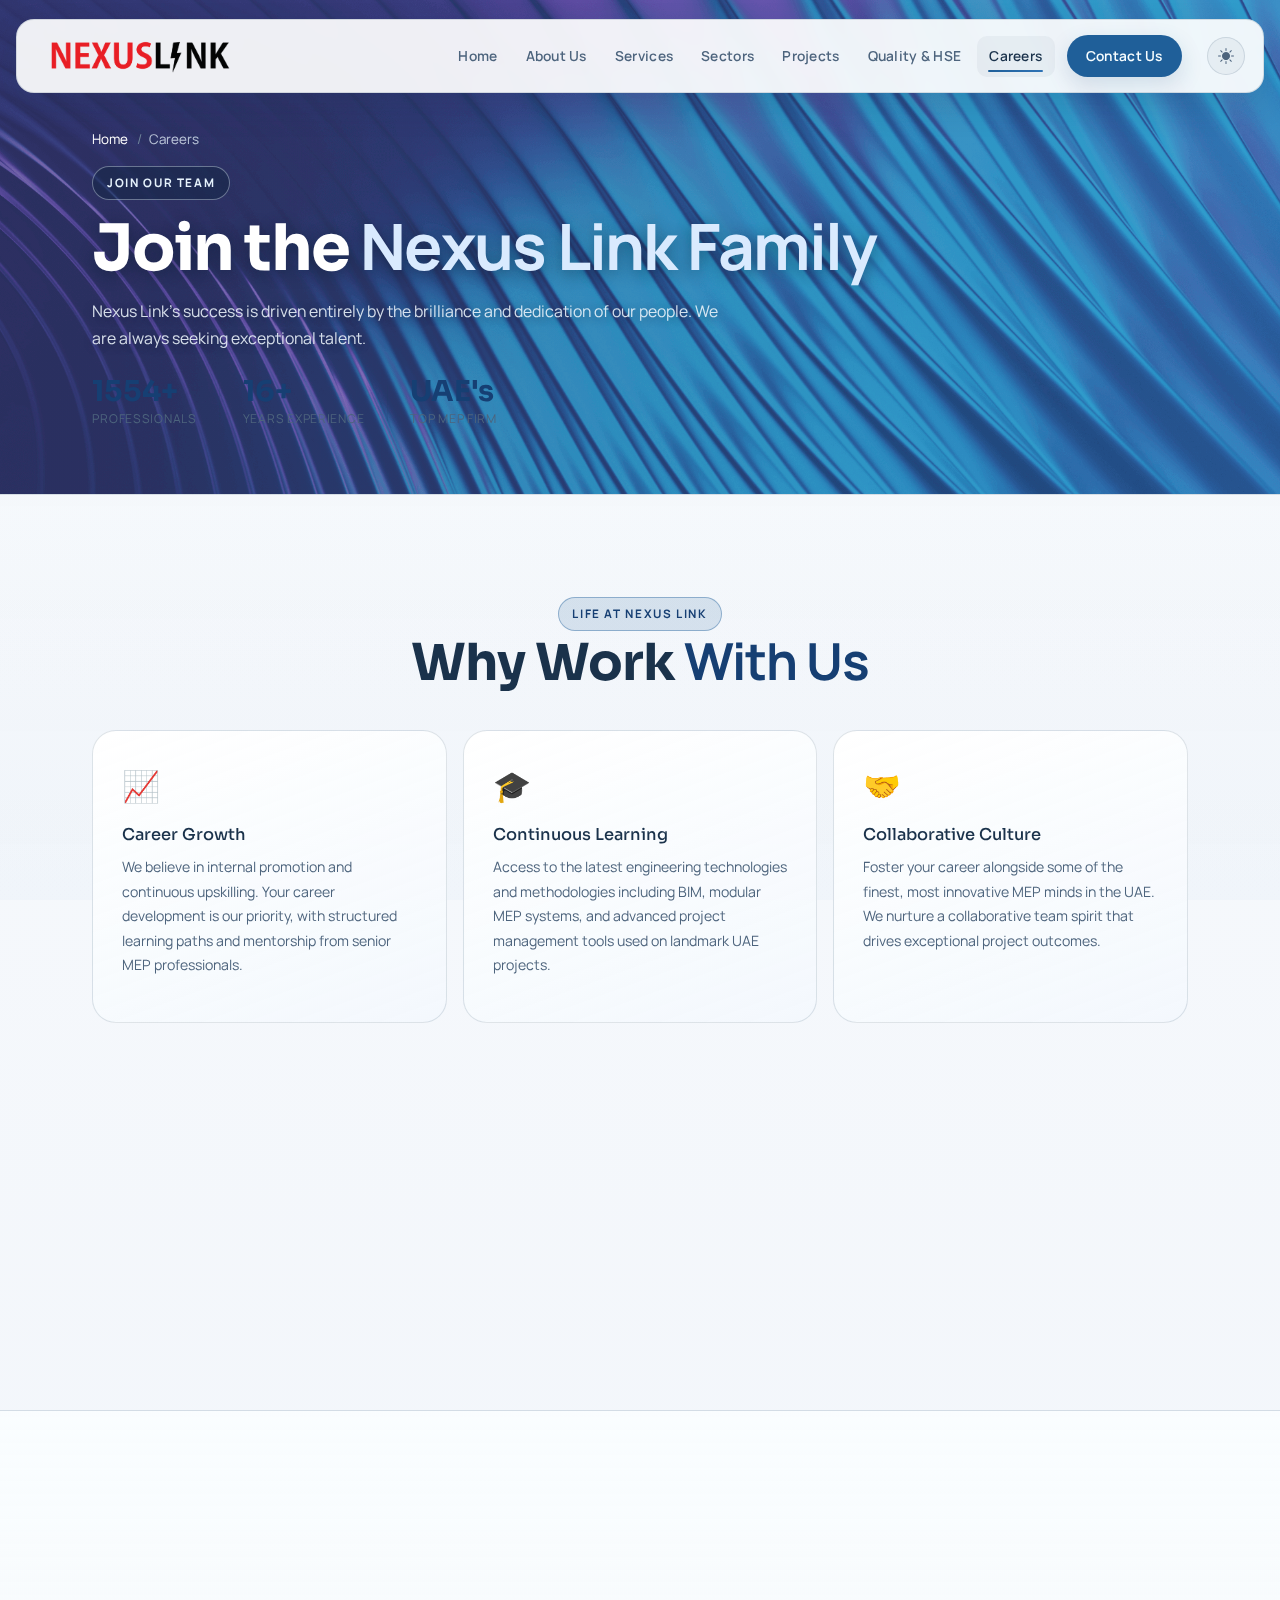
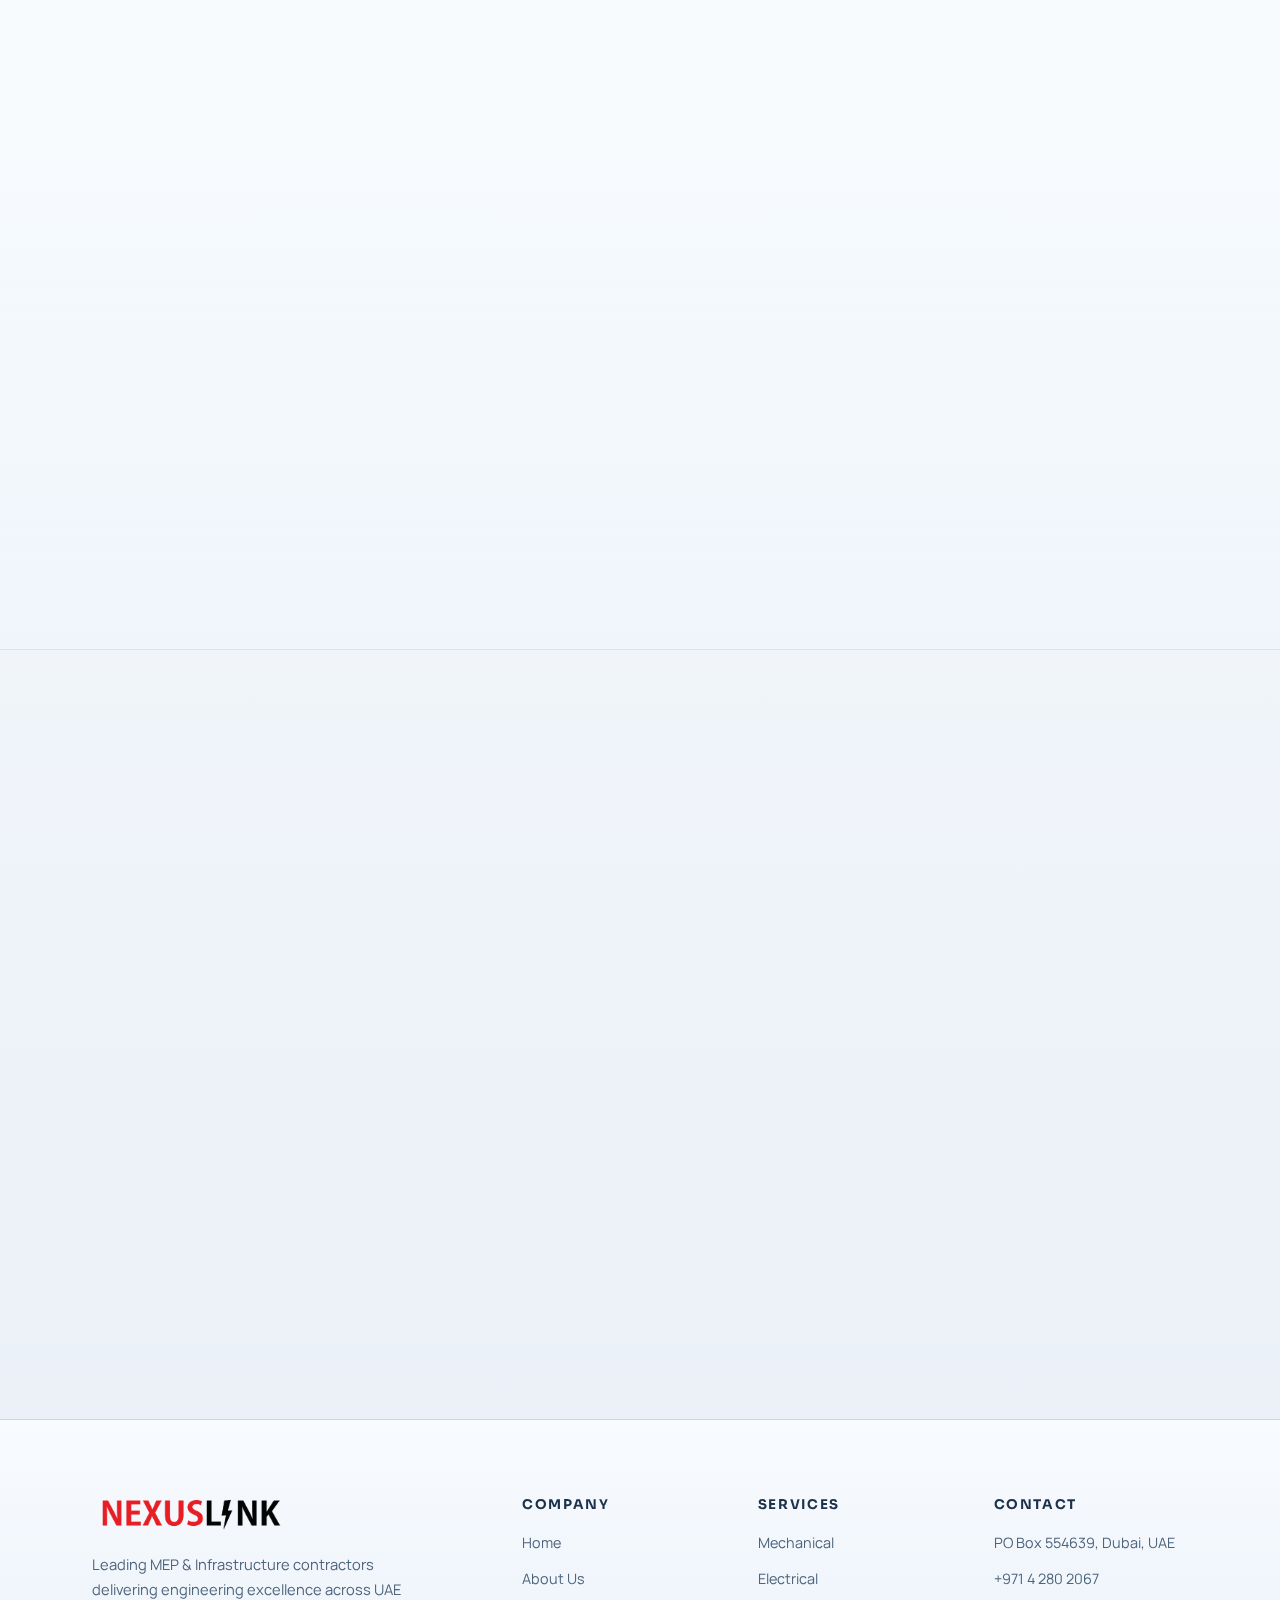
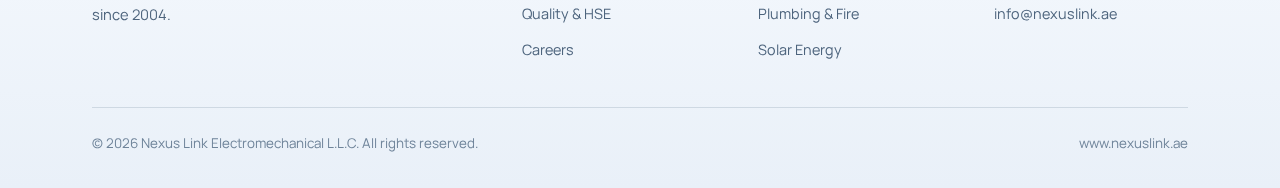
<file: careers.html>
<!DOCTYPE html>
<html lang="en" data-theme="light">
<head>
  <meta charset="UTF-8">
  <meta name="viewport" content="width=device-width, initial-scale=1.0">
  <link rel="icon" type="image/svg+xml" href="images/favicon-lightning.svg">
  <link rel="shortcut icon" href="images/favicon-lightning.svg">
  <title>Careers — Nexus Link Electromechanical LLC</title>
  <meta name="description" content="Join the Nexus Link family. We are always seeking exceptional MEP talent — engineers, BIM specialists, project managers, and site supervisors across the UAE.">
  <link rel="preconnect" href="https://fonts.googleapis.com">
  <link rel="preconnect" href="https://fonts.gstatic.com" crossorigin>
  <link href="https://fonts.googleapis.com/css2?family=Outfit:wght@300...900&family=Plus+Jakarta+Sans:ital,wght@0,300...800;1,400&display=swap" rel="stylesheet">
    <!-- Bootstrap 5 CSS -->
  <link rel="stylesheet" href="https://cdn.jsdelivr.net/npm/bootstrap@5.3.3/dist/css/bootstrap.min.css" integrity="sha384-QWTKZyjpPEjISv5WaRU9OFeRpok6YctnYmDr5pNlyT2bRjXh0JMhjY6hW+ALEwIH" crossorigin="anonymous">
  <link rel="stylesheet" href="https://cdn.jsdelivr.net/npm/bootstrap-icons@1.11.3/font/bootstrap-icons.min.css">
  <link rel="stylesheet" href="assets/css/global.css">
  <link rel="stylesheet" href="assets/css/pages.css">
</head>
<body>
<div class="page-wrapper">

  <nav class="navbar" id="navbar">
    <div class="nav-container">
      <a href="index.html" class="nav-logo" aria-label="Nexus Link home"><span class="nav-logo-images" aria-hidden="true"><img src="images/nexus_link_logo_light.png" alt="" class="nav-logo-image nav-logo-image-light"><img src="images/nexus_link_logo_dark.png" alt="" class="nav-logo-image nav-logo-image-dark"></span></a>
      <ul class="nav-links">
        <li><a href="index.html">Home</a></li><li><a href="about.html">About Us</a></li>
        <li><a href="services.html">Services</a></li><li><a href="sectors.html">Sectors</a></li>
        <li><a href="projects.html">Projects</a></li>
        <li><a href="quality.html">Quality & HSE</a></li>
        <li><a href="careers.html" class="active">Careers</a></li>
        <li><a href="contact.html" class="nav-cta">Contact Us</a></li>
      </ul>
        <button class="theme-toggle" id="theme-toggle" aria-label="Toggle light/dark mode" title="Toggle theme"><i class="bi bi-sun-fill icon-sun"></i><i class="bi bi-moon-fill icon-moon"></i></button>
      <button class="nav-hamburger" id="hamburger" aria-label="Open menu"><span></span><span></span><span></span></button>
    </div>
  </nav>
  <div class="mobile-menu" id="mobile-menu">
    <button class="mobile-menu-close" id="menu-close">✕</button>
    <a href="index.html">Home</a><a href="about.html">About Us</a><a href="services.html">Services</a>
    <a href="sectors.html">Sectors</a><a href="projects.html">Projects</a><a href="quality.html">Quality & HSE</a>
    <a href="careers.html">Careers</a><a href="contact.html">Contact Us</a>
  </div>

  <!-- Hero -->
  <section class="page-hero careers-hero">
    <div class="page-hero-bg"></div>
    <div class="page-hero-overlay"></div>
    <div class="container page-hero-content" style="padding-top:8rem;padding-bottom:4rem;position:relative;z-index:2;">
      <nav aria-label="breadcrumb"><ol class="breadcrumb"><li><a href="index.html">Home</a></li><li>Careers</li></ol></nav>
      <span class="eyebrow reveal">Join Our Team</span>
      <h1 class="page-hero-title reveal reveal-delay-1">Join the <span class="grad">Nexus Link Family</span></h1>
      <p class="page-hero-desc reveal reveal-delay-2">Nexus Link's success is driven entirely by the brilliance and dedication of our people. We are always seeking exceptional talent.</p>
      <div class="hero-stats reveal reveal-delay-3">
        <div class="hs"><span class="counter" data-target="2000" data-suffix="+">0+</span><span>Professionals</span></div>
        <div class="hs-sep"></div>
        <div class="hs"><span class="counter" data-target="20" data-suffix="+">0+</span><span>Years Experience</span></div>
        <div class="hs-sep"></div>
        <div class="hs"><span>UAE's</span><span>Top MEP Firm</span></div>
      </div>
    </div>
  </section>

  <!-- ── Why Work With Us ── -->
  <section class="section-pad" id="why-work">
    <div class="container">
      <div class="section-header text-center">
        <span class="eyebrow reveal">Life at Nexus Link</span>
        <h2 class="section-title reveal reveal-delay-1">Why Work <span class="grad">With Us</span></h2>
      </div>
      <div class="benefits-grid mt-4">
        <div class="benefit-card reveal">
          <div class="bc-icon">📈</div>
          <h3>Career Growth</h3>
          <p>We believe in internal promotion and continuous upskilling. Your career development is our priority, with structured learning paths and mentorship from senior MEP professionals.</p>
        </div>
        <div class="benefit-card reveal reveal-delay-1">
          <div class="bc-icon">🎓</div>
          <h3>Continuous Learning</h3>
          <p>Access to the latest engineering technologies and methodologies including BIM, modular MEP systems, and advanced project management tools used on landmark UAE projects.</p>
        </div>
        <div class="benefit-card reveal reveal-delay-2">
          <div class="bc-icon">🤝</div>
          <h3>Collaborative Culture</h3>
          <p>Foster your career alongside some of the finest, most innovative MEP minds in the UAE. We nurture a collaborative team spirit that drives exceptional project outcomes.</p>
        </div>
        <div class="benefit-card reveal reveal-delay-3">
          <div class="bc-icon">🛡️</div>
          <h3>Safe Workplace</h3>
          <p>A progressive, inherently safe environment with zero-harm policies embedded at every level. Your well-being is our highest priority on every project site.</p>
        </div>
        <div class="benefit-card reveal">
          <div class="bc-icon">🌍</div>
          <h3>Regional Impact</h3>
          <p>Work on landmark projects that shape the UAE skyline — from iconic high-rise towers and luxury hotels to critical healthcare facilities and data centers.</p>
        </div>
        <div class="benefit-card reveal reveal-delay-1">
          <div class="bc-icon">💰</div>
          <h3>Competitive Package</h3>
          <p>Highly rewarding compensation aligned with your experience and expertise. We value and recognize the contribution of every team member to our collective success.</p>
        </div>
      </div>
    </div>
  </section>

  <!-- ── Open Roles ── -->
  <section class="section-pad alt-bg" id="roles">
    <div class="container">
      <div class="section-header text-center">
        <span class="eyebrow reveal">Opportunities</span>
        <h2 class="section-title reveal reveal-delay-1">Roles We're <span class="grad">Looking For</span></h2>
      </div>
      <div class="roles-grid mt-4">
        <div class="role-card reveal">
          <span class="role-dept">Engineering</span>
          <h3>Senior MEP Engineer</h3>
          <p>Lead design and execution of complex MEP systems for large-scale commercial and high-rise projects.</p>
          <div class="role-tags">
            <span>HVAC</span><span>BIM/Revit</span><span>AutoCAD</span>
          </div>
        </div>
        <div class="role-card reveal reveal-delay-1">
          <span class="role-dept">BIM</span>
          <h3>BIM Engineer / Coordinator</h3>
          <p>Develop and coordinate detailed 3D MEP models, conduct clash detection and deliver fully coordinated construction documents.</p>
          <div class="role-tags">
            <span>Revit</span><span>Navisworks</span><span>BIM 360</span>
          </div>
        </div>
        <div class="role-card reveal reveal-delay-2">
          <span class="role-dept">Project Management</span>
          <h3>Project Manager</h3>
          <p>Oversee end-to-end project delivery from planning and procurement through execution and client handover.</p>
          <div class="role-tags">
            <span>MEP</span><span>PMP</span><span>MS Project</span>
          </div>
        </div>
        <div class="role-card reveal reveal-delay-3">
          <span class="role-dept">Site Operations</span>
          <h3>Site Foreman / Supervisor</h3>
          <p>Manage daily site activities, coordinating MEP installation teams to meet quality and schedule targets.</p>
          <div class="role-tags">
            <span>On-site</span><span>UAE Experience</span><span>Safety Certified</span>
          </div>
        </div>
        <div class="role-card reveal">
          <span class="role-dept">Electrical</span>
          <h3>Electrical Engineer</h3>
          <p>Design and oversee HV/MV/LV systems, substations, automation and fire alarm installations.</p>
          <div class="role-tags">
            <span>ETAP</span><span>AutoCAD</span><span>UAE Certified</span>
          </div>
        </div>
        <div class="role-card reveal reveal-delay-1">
          <span class="role-dept">HSE</span>
          <h3>HSE Officer</h3>
          <p>Enforce safety compliance, conduct daily toolbox talks, document hazards and ensure zero-harm site culture.</p>
          <div class="role-tags">
            <span>NEBOSH/IOSH</span><span>MEP Sites</span><span>UAE</span>
          </div>
        </div>
      </div>
    </div>
  </section>

  <!-- ── How to Apply ── -->
  <section class="section-pad" id="apply">
    <div class="container">
      <div class="apply-layout">
        <div class="apply-text">
          <span class="eyebrow reveal">Ready to Apply?</span>
          <h2 class="section-title reveal reveal-delay-1">Start Your <span class="grad">Journey</span> With Us</h2>
          <div class="divider reveal reveal-delay-2"></div>
          <p class="section-desc reveal reveal-delay-2">Send us your CV and cover letter by email. Our HR team reviews all applications and will contact you if your profile matches our current openings.</p>
          <div class="apply-steps reveal reveal-delay-3">
            <div class="apply-step"><span class="as-num">1</span><span>Send your CV to <strong>info@nexuslink.ae</strong></span></div>
            <div class="apply-step"><span class="as-num">2</span><span>Subject line: <em>Application - [Your Role]</em></span></div>
            <div class="apply-step"><span class="as-num">3</span><span>Our HR team will review within 5 working days</span></div>
            <div class="apply-step"><span class="as-num">4</span><span>Interview and assessment process</span></div>
          </div>
          <a href="mailto:info@nexuslink.ae?subject=Career Application — Nexus Link" class="btn btn-primary mt-4 reveal reveal-delay-4">Email Your CV Now</a>
        </div>
        <div class="apply-card reveal reveal-delay-2">
          <h3>Contact HR Directly</h3>
          <div class="ac-item">
            <span class="ac-label">Email</span>
            <a href="mailto:info@nexuslink.ae">info@nexuslink.ae</a>
          </div>
          <div class="ac-item">
            <span class="ac-label">Phone</span>
            <a href="tel:+97142802067">+971 4 280 2067</a>
          </div>
          <div class="ac-item">
            <span class="ac-label">Address</span>
            <span>PO Box 554639, Dubai, UAE</span>
          </div>
          <div class="ac-item">
            <span class="ac-label">Hours</span>
            <span>Monday – Friday, 8:00 AM – 6:00 PM</span>
          </div>
          <div class="ac-note">
            💼 We welcome applications from experienced MEP professionals at all levels.
          </div>
        </div>
      </div>
    </div>
  </section>

  <!-- Footer -->
  <footer class="footer">
    <div class="container">
      <div class="footer-grid">
        <div class="footer-brand">
          <a href="index.html" class="nav-logo" aria-label="Nexus Link home"><span class="nav-logo-images" aria-hidden="true"><img src="images/nexus_link_logo_light.png" alt="" class="nav-logo-image nav-logo-image-light"><img src="images/nexus_link_logo_dark.png" alt="" class="nav-logo-image nav-logo-image-dark"></span></a>
          <p class="mt-2">Leading MEP & Infrastructure contractors delivering engineering excellence across UAE since 2004.</p>
        </div>
        <div class="footer-col"><h5>Company</h5><ul><li><a href="index.html">Home</a></li><li><a href="about.html">About Us</a></li><li><a href="quality.html">Quality & HSE</a></li><li><a href="careers.html">Careers</a></li></ul></div>
        <div class="footer-col"><h5>Services</h5><ul><li><a href="services.html#mechanical">Mechanical</a></li><li><a href="services.html#electrical">Electrical</a></li><li><a href="services.html#plumbing">Plumbing & Fire</a></li><li><a href="services.html#solar">Solar Energy</a></li></ul></div>
        <div class="footer-col"><h5>Contact</h5><ul><li><span>PO Box 554639, Dubai, UAE</span></li><li><a href="tel:+97142802067">+971 4 280 2067</a></li><li><a href="mailto:info@nexuslink.ae">info@nexuslink.ae</a></li></ul></div>
      </div>
      <div class="footer-bottom">
        <p>© 2026 Nexus Link Electromechanical L.L.C. All rights reserved.</p>
        <p><a href="https://www.nexuslink.ae" target="_blank">www.nexuslink.ae</a></p>
      </div>
    </div>
  </footer>
</div>

<button id="scroll-top" aria-label="Scroll to top">↑</button>
<script src="assets/js/nav.js"></script>
    <!-- Bootstrap 5 JS -->
  <script src="https://cdn.jsdelivr.net/npm/bootstrap@5.3.3/dist/js/bootstrap.bundle.min.js" integrity="sha384-YvpcrYf0tY3lHB60NNkmXc5s9fDVZLESaAA55NDzOxhy9GkcIdslK1eN7N6jIeHz" crossorigin="anonymous"></script>
</body>
</html>
</file>
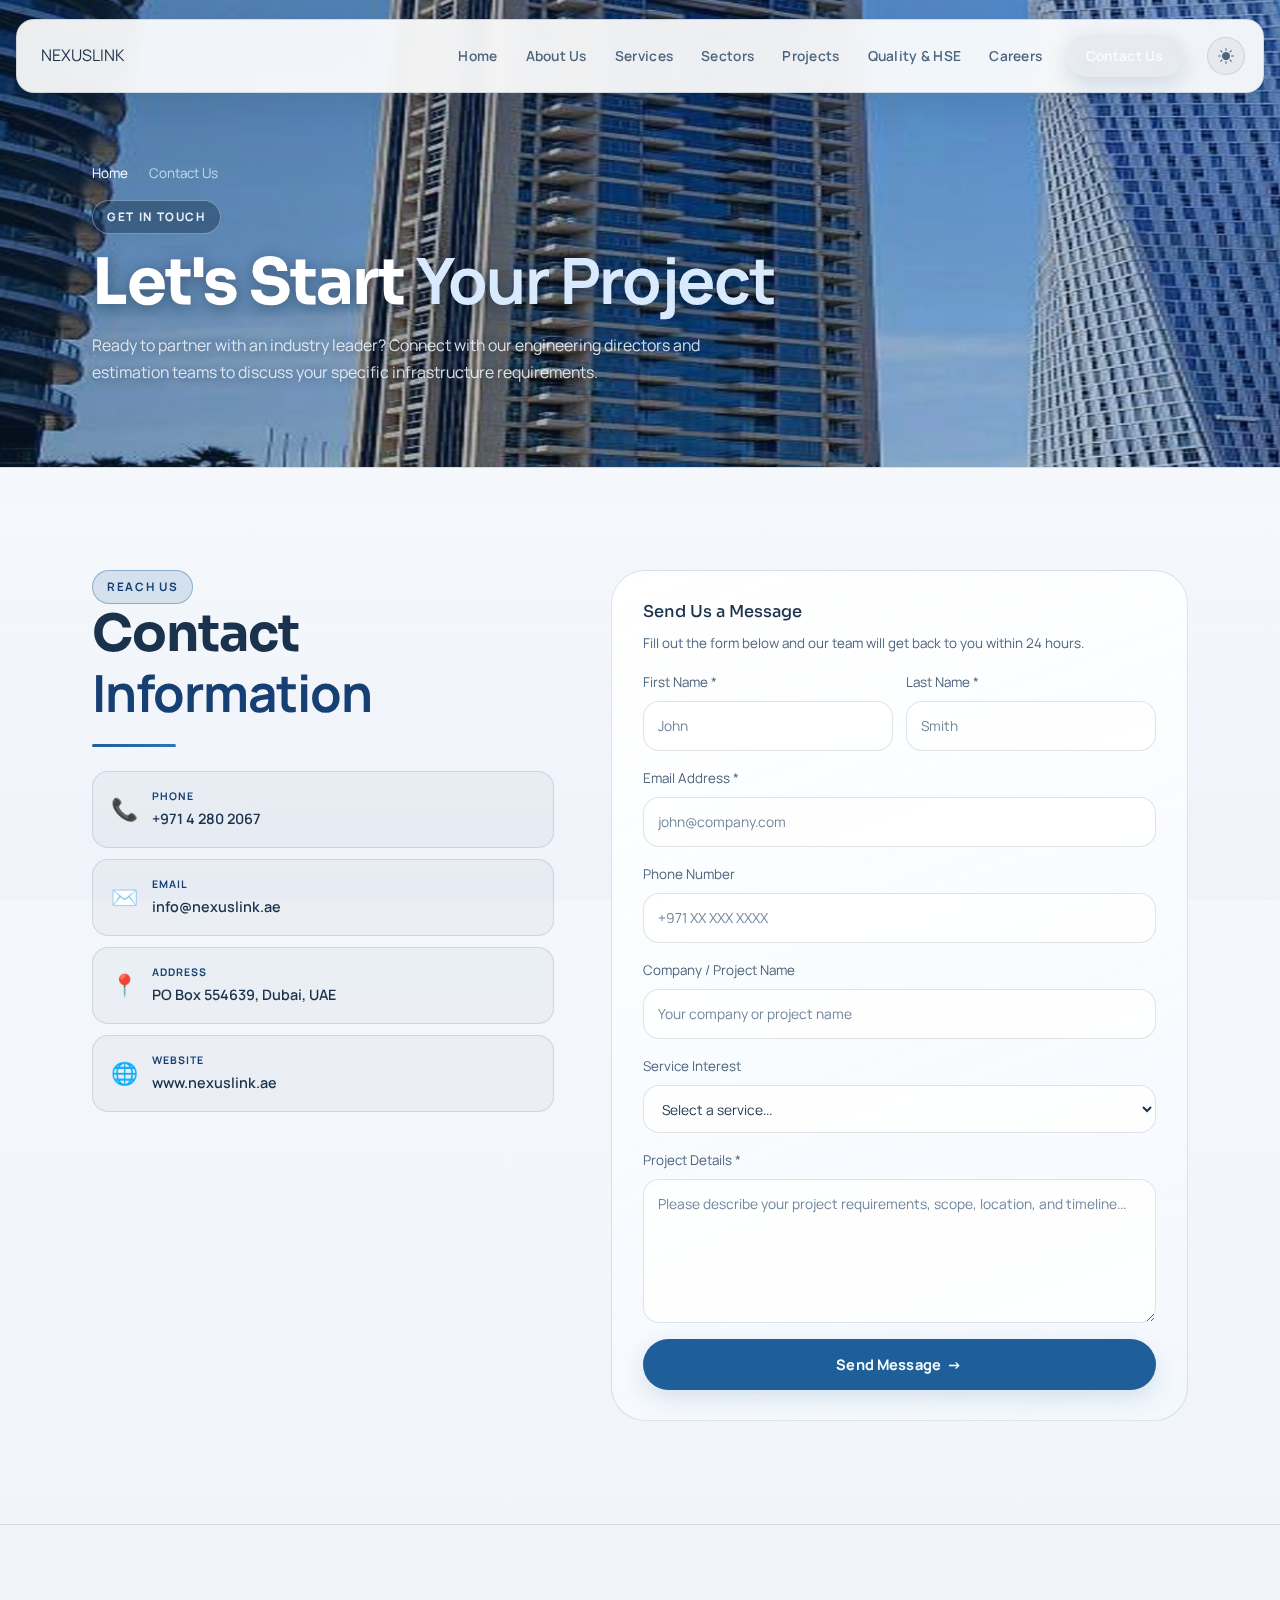
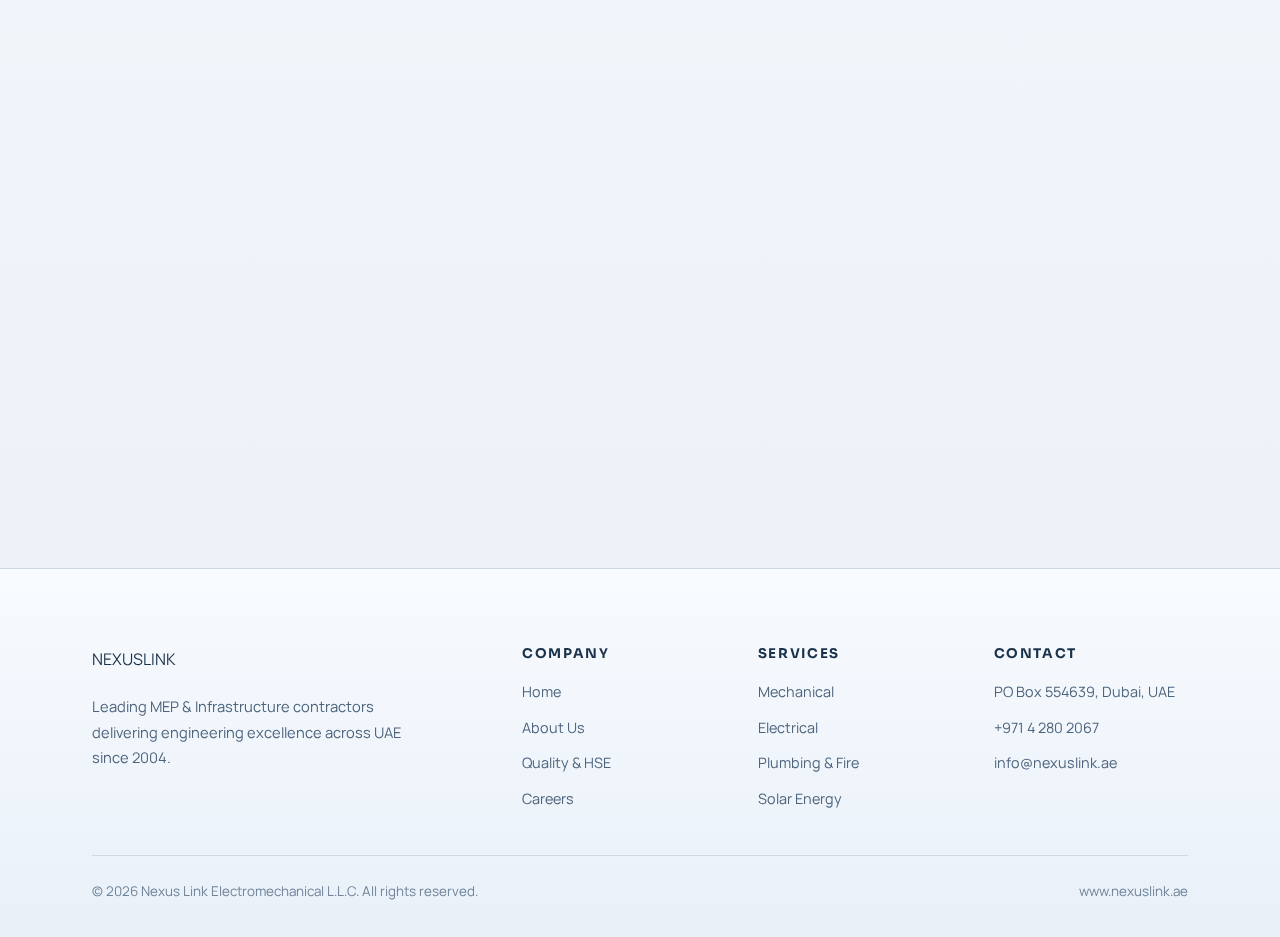
<file: contact.html>
<!DOCTYPE html>
<html lang="en" data-theme="light">
<head>
  <meta charset="UTF-8">
  <meta name="viewport" content="width=device-width, initial-scale=1.0">
  <title>Contact Us — Nexus Link Electromechanical LLC</title>
  <meta name="description" content="Get in touch with Nexus Link Electromechanical LLC. Contact our engineering directors and estimation teams in Dubai, UAE. Phone: +971 4 280 2067.">
  <link rel="preconnect" href="https://fonts.googleapis.com">
  <link rel="preconnect" href="https://fonts.gstatic.com" crossorigin>
  <link href="https://fonts.googleapis.com/css2?family=Outfit:wght@300...900&family=Plus+Jakarta+Sans:ital,wght@0,300...800;1,400&display=swap" rel="stylesheet">
    <!-- Bootstrap 5 CSS -->
  <link rel="stylesheet" href="https://cdn.jsdelivr.net/npm/bootstrap@5.3.3/dist/css/bootstrap.min.css" integrity="sha384-QWTKZyjpPEjISv5WaRU9OFeRpok6YctnYmDr5pNlyT2bRjXh0JMhjY6hW+ALEwIH" crossorigin="anonymous">
  <link rel="stylesheet" href="https://cdn.jsdelivr.net/npm/bootstrap-icons@1.11.3/font/bootstrap-icons.min.css">
  <link rel="stylesheet" href="assets/css/global.css">
  <link rel="stylesheet" href="assets/css/pages.css">
</head>
<body>
<div class="page-wrapper">

  <nav class="navbar" id="navbar">
    <div class="nav-container">
      <a href="index.html" class="nav-logo">NEXUS<span class="accent">LINK</span></a>
      <ul class="nav-links">
        <li><a href="index.html">Home</a></li><li><a href="about.html">About Us</a></li>
        <li><a href="services.html">Services</a></li><li><a href="sectors.html">Sectors</a></li>
        <li><a href="projects.html">Projects</a></li>
        <li><a href="quality.html">Quality & HSE</a></li><li><a href="careers.html">Careers</a></li>
        <li><a href="contact.html" class="nav-cta active">Contact Us</a></li>
      </ul>
        <button class="theme-toggle" id="theme-toggle" aria-label="Toggle light/dark mode" title="Toggle theme"><i class="bi bi-sun-fill icon-sun"></i><i class="bi bi-moon-fill icon-moon"></i></button>
      <button class="nav-hamburger" id="hamburger" aria-label="Open menu"><span></span><span></span><span></span></button>
    </div>
  </nav>
  <div class="mobile-menu" id="mobile-menu">
    <button class="mobile-menu-close" id="menu-close">✕</button>
    <a href="index.html">Home</a><a href="about.html">About Us</a><a href="services.html">Services</a>
    <a href="sectors.html">Sectors</a><a href="projects.html">Projects</a><a href="quality.html">Quality & HSE</a>
    <a href="careers.html">Careers</a><a href="contact.html">Contact Us</a>
  </div>

  <!-- Hero -->
  <section class="page-hero contact-hero">
    <div class="page-hero-bg"></div>
    <div class="page-hero-overlay"></div>
    <div class="container page-hero-content" style="padding-top:8rem;padding-bottom:4rem;position:relative;z-index:2;">
      <nav aria-label="breadcrumb"><ol class="breadcrumb"><li><a href="index.html">Home</a></li><li>Contact Us</li></ol></nav>
      <span class="eyebrow reveal">Get In Touch</span>
      <h1 class="page-hero-title reveal reveal-delay-1">Let's Start <span class="grad">Your Project</span></h1>
      <p class="page-hero-desc reveal reveal-delay-2">Ready to partner with an industry leader? Connect with our engineering directors and estimation teams to discuss your specific infrastructure requirements.</p>
    </div>
  </section>

  <!-- ── Contact Section ── -->
  <section class="section-pad" id="contact">
    <div class="container">
      <div class="contact-layout">

        <!-- Contact Info -->
        <div class="contact-info">
          <span class="eyebrow reveal">Reach Us</span>
          <h2 class="section-title reveal reveal-delay-1">Contact <span class="grad">Information</span></h2>
          <div class="divider reveal reveal-delay-2"></div>

          <div class="contact-cards reveal reveal-delay-2">
            <a href="tel:+97142802067" class="contact-card">
              <div class="cc-icon">📞</div>
              <div class="cc-info">
                <span class="cc-label">Phone</span>
                <span class="cc-value">+971 4 280 2067</span>
              </div>
            </a>
            <a href="mailto:info@nexuslink.ae" class="contact-card">
              <div class="cc-icon">✉️</div>
              <div class="cc-info">
                <span class="cc-label">Email</span>
                <span class="cc-value">info@nexuslink.ae</span>
              </div>
            </a>
            <div class="contact-card">
              <div class="cc-icon">📍</div>
              <div class="cc-info">
                <span class="cc-label">Address</span>
                <span class="cc-value">PO Box 554639, Dubai, UAE</span>
              </div>
            </div>
            <a href="https://www.nexuslink.ae" class="contact-card" target="_blank">
              <div class="cc-icon">🌐</div>
              <div class="cc-info">
                <span class="cc-label">Website</span>
                <span class="cc-value">www.nexuslink.ae</span>
              </div>
            </a>
          </div>

          <div class="hours-card reveal reveal-delay-3">
            <h4>🕐 Working Hours</h4>
            <div class="hours-row">
              <span>Monday – Friday</span>
              <span class="hours-time">8:00 AM – 6:00 PM</span>
            </div>
            <div class="hours-row">
              <span>Saturday – Sunday</span>
              <span class="hours-closed">Closed</span>
            </div>
            <p class="hours-note">For urgent project inquiries, please email us and we will respond promptly.</p>
          </div>
        </div>

        <!-- Contact Form -->
        <div class="contact-form-wrap reveal reveal-delay-1">
          <h3>Send Us a Message</h3>
          <p>Fill out the form below and our team will get back to you within 24 hours.</p>
          <form class="contact-form" id="contact-form" onsubmit="handleSubmit(event)" novalidate>
            <div class="form-row">
              <div class="form-group">
                <label for="fname">First Name *</label>
                <input type="text" id="fname" name="fname" placeholder="John" required>
              </div>
              <div class="form-group">
                <label for="lname">Last Name *</label>
                <input type="text" id="lname" name="lname" placeholder="Smith" required>
              </div>
            </div>
            <div class="form-group">
              <label for="email">Email Address *</label>
              <input type="email" id="email" name="email" placeholder="john@company.com" required>
            </div>
            <div class="form-group">
              <label for="phone">Phone Number</label>
              <input type="tel" id="phone" name="phone" placeholder="+971 XX XXX XXXX">
            </div>
            <div class="form-group">
              <label for="company">Company / Project Name</label>
              <input type="text" id="company" name="company" placeholder="Your company or project name">
            </div>
            <div class="form-group">
              <label for="service">Service Interest</label>
              <select id="service" name="service">
                <option value="">Select a service...</option>
                <option>Mechanical Systems (HVAC)</option>
                <option>Electrical Systems</option>
                <option>Plumbing & Fire Safety</option>
                <option>Solar Energy & PV Systems</option>
                <option>Data Center Infrastructure</option>
                <option>Full MEP Package</option>
                <option>Other / General Inquiry</option>
              </select>
            </div>
            <div class="form-group">
              <label for="message">Project Details *</label>
              <textarea id="message" name="message" rows="5" placeholder="Please describe your project requirements, scope, location, and timeline..." required></textarea>
            </div>
            <button type="submit" class="btn btn-primary form-submit">
              <span class="submit-text">Send Message</span>
              <span class="submit-arrow">→</span>
            </button>
            <div class="form-success" id="form-success">
              ✅ Thank you! Your message has been sent. We'll be in touch within 24 hours.
            </div>
          </form>
        </div>
      </div>
    </div>
  </section>

  <!-- ── Map / Location ── -->
  <section class="section-pad-sm location-section" id="location">
    <div class="container">
      <div class="section-header text-center">
        <span class="eyebrow reveal">Our Location</span>
        <h2 class="section-title reveal reveal-delay-1">Find <span class="grad">Us In Dubai</span></h2>
      </div>
      <div class="map-embed reveal reveal-delay-2">
        <!-- UAE-themed location card instead of iframe -->
        <div class="location-card">
          <div class="lc-left">
            <h3>Nexus Link Electromechanical LLC</h3>
            <p>PO Box 554639<br>Dubai, United Arab Emirates</p>
            <div class="lc-details">
              <div class="lcd"><span>📞</span><a href="tel:+97142802067">+971 4 280 2067</a></div>
              <div class="lcd"><span>✉️</span><a href="mailto:info@nexuslink.ae">info@nexuslink.ae</a></div>
              <div class="lcd"><span>🌐</span><a href="https://www.nexuslink.ae" target="_blank">www.nexuslink.ae</a></div>
            </div>
            <a href="https://maps.google.com/?q=Dubai,UAE" target="_blank" class="btn btn-outline mt-3">Open in Google Maps →</a>
          </div>
          <div class="lc-map">
            <div class="map-placeholder">
              <div class="map-pin">
                <div class="pin-dot"></div>
                <div class="pin-ring"></div>
              </div>
              <span>Dubai, UAE</span>
              <div class="uae-flag">🇦🇪</div>
            </div>
          </div>
        </div>
      </div>
    </div>
  </section>

  <!-- Footer -->
  <footer class="footer">
    <div class="container">
      <div class="footer-grid">
        <div class="footer-brand">
          <a href="index.html" class="nav-logo">NEXUS<span class="accent">LINK</span></a>
          <p class="mt-2">Leading MEP & Infrastructure contractors delivering engineering excellence across UAE since 2004.</p>
        </div>
        <div class="footer-col"><h5>Company</h5><ul><li><a href="index.html">Home</a></li><li><a href="about.html">About Us</a></li><li><a href="quality.html">Quality & HSE</a></li><li><a href="careers.html">Careers</a></li></ul></div>
        <div class="footer-col"><h5>Services</h5><ul><li><a href="services.html#mechanical">Mechanical</a></li><li><a href="services.html#electrical">Electrical</a></li><li><a href="services.html#plumbing">Plumbing & Fire</a></li><li><a href="services.html#solar">Solar Energy</a></li></ul></div>
        <div class="footer-col"><h5>Contact</h5><ul><li><span>PO Box 554639, Dubai, UAE</span></li><li><a href="tel:+97142802067">+971 4 280 2067</a></li><li><a href="mailto:info@nexuslink.ae">info@nexuslink.ae</a></li></ul></div>
      </div>
      <div class="footer-bottom">
        <p>© 2026 Nexus Link Electromechanical L.L.C. All rights reserved.</p>
        <p><a href="https://www.nexuslink.ae" target="_blank">www.nexuslink.ae</a></p>
      </div>
    </div>
  </footer>
</div>

<button id="scroll-top" aria-label="Scroll to top">↑</button>
<script src="assets/js/nav.js"></script>
<script>
function handleSubmit(e) {
  e.preventDefault();
  const btn = document.querySelector('.form-submit');
  btn.textContent = 'Sending...';
  btn.disabled = true;
  setTimeout(() => {
    btn.style.display = 'none';
    document.getElementById('form-success').style.display = 'flex';
  }, 1500);
}
</script>
    <!-- Bootstrap 5 JS -->
  <script src="https://cdn.jsdelivr.net/npm/bootstrap@5.3.3/dist/js/bootstrap.bundle.min.js" integrity="sha384-YvpcrYf0tY3lHB60NNkmXc4s9bIOgUxi8T/jzmW0xhE6bVsa6Kcd0ggVs8ul0/XK" crossorigin="anonymous"></script>
</body>
</html>
</file>
<file: assets/css/global.css>
/*
   Nexus Link - Global UI System
   Professional corporate redesign
*/

@import url('https://fonts.googleapis.com/css2?family=Manrope:wght@400;500;600;700;800&family=Sora:wght@500;600;700;800&display=swap');

:root {
  --clr-bg: #102136;
  --clr-bg-2: #162d47;
  --clr-bg-3: #203f60;
  --clr-surface: rgba(255, 255, 255, 0.06);
  --clr-surface-2: rgba(255, 255, 255, 0.1);
  --clr-border: rgba(164, 193, 220, 0.2);
  --clr-border-2: rgba(204, 227, 247, 0.34);

  --clr-accent: #2d6da9;
  --clr-accent-2: #3d82c3;
  --clr-accent-3: #8db8e0;
  --clr-gold: #b68847;

  --clr-text: #f4f8fd;
  --clr-text-muted: #b4c7d8;
  --clr-text-dim: #87a1b8;

  --gradient-accent: linear-gradient(120deg, #2d6da9 0%, #3d82c3 100%);
  --gradient-gold: linear-gradient(120deg, #b68847 0%, #d0a466 100%);
  --gradient-dark: linear-gradient(175deg, #102136 0%, #162d47 58%, #214263 100%);

  --shadow-glow: 0 10px 24px rgba(27, 73, 124, 0.24);
  --shadow-card: 0 22px 48px rgba(2, 16, 30, 0.48);
  --shadow-hover: 0 24px 55px rgba(16, 54, 89, 0.46);

  --radius-sm: 10px;
  --radius-md: 16px;
  --radius-lg: 24px;
  --radius-xl: 34px;
  --radius-pill: 999px;

  --nav-height: 74px;

  --font-sans: 'Manrope', system-ui, sans-serif;
  --font-display: 'Sora', 'Manrope', system-ui, sans-serif;

  --transition-base: all 0.32s cubic-bezier(0.22, 1, 0.36, 1);
  --transition-slow: all 0.7s cubic-bezier(0.22, 1, 0.36, 1);

  --nav-bg: rgba(12, 30, 49, 0.82);
  --nav-bg-scrolled: rgba(12, 30, 49, 0.92);
}

[data-theme='light'] {
  --clr-bg: #f4f7fb;
  --clr-bg-2: #eaf0f7;
  --clr-bg-3: #dde7f2;
  --clr-surface: rgba(16, 43, 73, 0.045);
  --clr-surface-2: rgba(16, 43, 73, 0.085);
  --clr-border: rgba(26, 61, 95, 0.14);
  --clr-border-2: rgba(26, 61, 95, 0.24);

  --clr-accent: #1f5f99;
  --clr-accent-2: #163f73;
  --clr-accent-3: #2f74b6;
  --clr-gold: #a6793e;

  --clr-text: #1a324b;
  --clr-text-muted: #4d647d;
  --clr-text-dim: #6f849a;

  --gradient-accent: linear-gradient(115deg, #1f5f99 0%, #2f74b6 100%);
  --gradient-gold: linear-gradient(120deg, #a6793e 0%, #c89b5f 100%);
  --gradient-dark: linear-gradient(180deg, #f8fafd 0%, #f1f5fa 62%, #e9eff7 100%);

  --shadow-glow: 0 8px 22px rgba(28, 78, 126, 0.15);
  --shadow-card: 0 14px 34px rgba(17, 42, 66, 0.12);
  --shadow-hover: 0 16px 36px rgba(22, 65, 104, 0.18);

  --nav-bg: rgba(255, 255, 255, 0.92);
  --nav-bg-scrolled: rgba(255, 255, 255, 0.98);
}

*,
*::before,
*::after {
  box-sizing: border-box;
  margin: 0;
  padding: 0;
}

html {
  scroll-behavior: smooth;
  font-size: 16px;
}

body,
h1,
h2,
h3,
h4,
h5,
h6,
p,
a,
li,
span,
button,
input,
select,
textarea {
  font-family: var(--font-sans) !important;
}

body {
  min-height: 100vh;
  font-family: var(--font-sans);
  background: var(--gradient-dark);
  color: var(--clr-text);
  line-height: 1.72;
  font-size: 1rem;
  overflow-x: hidden;
  -webkit-font-smoothing: antialiased;
  text-rendering: optimizeLegibility;
  position: relative;
}

body::before,
body::after {
  content: '';
  position: fixed;
  inset: 0;
  z-index: -2;
  pointer-events: none;
}

body::before {
  background:
    radial-gradient(960px 420px at -10% -8%, rgba(45, 109, 169, 0.22), transparent 74%),
    radial-gradient(880px 440px at 106% 4%, rgba(61, 130, 195, 0.18), transparent 74%),
    linear-gradient(180deg, rgba(255, 255, 255, 0), rgba(9, 34, 58, 0.08));
}

body::after {
  z-index: -1;
  background:
    linear-gradient(180deg, rgba(255, 255, 255, 0.02), rgba(255, 255, 255, 0.04));
  opacity: 0.84;
}

[data-theme='light'] body::before {
  background:
    radial-gradient(780px 340px at 0% -8%, rgba(31, 95, 153, 0.12), transparent 74%),
    radial-gradient(840px 360px at 100% 0%, rgba(47, 116, 182, 0.1), transparent 74%),
    linear-gradient(180deg, rgba(255, 255, 255, 0.45), rgba(233, 240, 248, 0.42));
}

[data-theme='light'] body::after {
  opacity: 0.9;
}

img {
  max-width: 100%;
}

a {
  color: inherit;
}

#bg-canvas {
  position: fixed;
  inset: 0;
  z-index: 0;
  width: 100%;
  height: 100%;
  pointer-events: none;
  opacity: 0;
  display: none;
}

.page-wrapper {
  position: relative;
  z-index: 1;
}

.navbar {
  position: fixed;
  top: 1.2rem;
  left: 50%;
  transform: translateX(-50%);
  width: min(1280px, calc(100% - 2rem));
  min-height: var(--nav-height);
  z-index: 100;
  display: flex;
  align-items: center;
  padding: 0.75rem 1.1rem 0.75rem 1.5rem;
  border-radius: 18px;
  border: 1px solid var(--clr-border);
  background: var(--nav-bg);
  backdrop-filter: blur(8px);
  -webkit-backdrop-filter: blur(8px);
  box-shadow: var(--shadow-card);
  transition: var(--transition-base);
}

.navbar::after {
  content: none;
}

.navbar.scrolled {
  top: 0.75rem;
  background: var(--nav-bg-scrolled);
  border-color: var(--clr-border-2);
}

.nav-container {
  width: 100%;
  max-width: 1280px;
  margin: 0 auto;
  display: flex;
  align-items: center;
  justify-content: flex-start;
  gap: 1rem;
}

.nav-logo {
  text-decoration: none;
  display: inline-flex;
  align-items: center;
  gap: 0;
  flex-shrink: 0;
}

.nav-logo-images {
  position: relative;
  width: clamp(148px, 15vw, 235px);
  aspect-ratio: 2111 / 370;
  height: auto;
  display: inline-block;
  overflow: hidden;
  line-height: 0;
}

.nav-logo-image {
  position: absolute;
  inset: 0;
  width: 100%;
  height: 100%;
  object-fit: contain;
  object-position: left center;
  transition: opacity 0.22s ease;
}

.nav-logo-image-light {
  opacity: 1;
}

.nav-logo-image-dark {
  opacity: 0;
}

[data-theme='dark'] .nav-logo-image-light {
  opacity: 0;
}

[data-theme='dark'] .nav-logo-image-dark {
  opacity: 1;
}

.nav-links {
  list-style: none;
  display: flex;
  align-items: center;
  gap: 0.2rem;
  margin: 0;
  margin-left: auto;
  padding: 0;
}

.nav-links li {
  display: flex;
}

.nav-links a {
  position: relative;
  color: var(--clr-text-muted);
  text-decoration: none;
  font-size: 0.86rem;
  font-weight: 600;
  letter-spacing: 0.02em;
  padding: 0.55rem 0.78rem;
  border-radius: var(--radius-sm);
  transition: var(--transition-base);
}

.nav-links a::after {
  content: '';
  position: absolute;
  left: 0.72rem;
  right: 0.72rem;
  bottom: 0.32rem;
  height: 2px;
  border-radius: 2px;
  background: var(--gradient-accent);
  transform: scaleX(0);
  transform-origin: center;
  transition: transform 0.25s ease;
}

.nav-links a:hover,
.nav-links a.active {
  color: var(--clr-text);
  background: var(--clr-surface);
}

.nav-links a:hover::after,
.nav-links a.active::after {
  transform: scaleX(1);
}

.nav-links .nav-cta {
  margin-left: 0.55rem;
  color: #f8feff !important;
  background: var(--clr-accent);
  border-radius: var(--radius-pill);
  padding: 0.56rem 1.2rem;
  box-shadow: var(--shadow-glow);
}

.nav-links .nav-cta::after {
  display: none;
}

.nav-links .nav-cta:hover {
  transform: translateY(-1px);
  background: var(--clr-accent-2);
}

.nav-actions {
  display: flex;
  align-items: center;
  gap: 0.7rem;
}

.nav-container > .theme-toggle {
  margin-left: 0.6rem;
}

.nav-container > .nav-hamburger {
  margin-left: 0.45rem;
}

.theme-toggle {
  width: 38px;
  height: 38px;
  border: 1px solid var(--clr-border);
  border-radius: 50%;
  background: var(--clr-surface);
  color: var(--clr-text-muted);
  display: inline-flex;
  align-items: center;
  justify-content: center;
  position: relative;
  overflow: hidden;
  cursor: pointer;
  transition: var(--transition-base);
}

.theme-toggle:hover {
  color: var(--clr-text);
  border-color: var(--clr-accent-2);
  background: var(--clr-surface-2);
  transform: rotate(12deg) scale(1.06);
}

.theme-toggle .icon-sun,
.theme-toggle .icon-moon {
  position: absolute;
  top: 50%;
  left: 50%;
  line-height: 1;
  transition: opacity 0.25s ease, transform 0.35s ease;
}

.theme-toggle .icon-sun {
  opacity: 0;
  transform: translate(-50%, -50%) rotate(70deg) scale(0.55);
}

.theme-toggle .icon-moon {
  opacity: 1;
  transform: translate(-50%, -50%) rotate(0deg) scale(1);
}

[data-theme='light'] .theme-toggle .icon-sun {
  opacity: 1;
  transform: translate(-50%, -50%) rotate(0deg) scale(1);
}

[data-theme='light'] .theme-toggle .icon-moon {
  opacity: 0;
  transform: translate(-50%, -50%) rotate(-70deg) scale(0.55);
}

.nav-hamburger {
  display: none;
  width: 40px;
  height: 40px;
  border: 1px solid var(--clr-border);
  border-radius: 50%;
  background: var(--clr-surface);
  cursor: pointer;
  align-items: center;
  justify-content: center;
  gap: 4px;
  flex-direction: column;
  transition: var(--transition-base);
}

.nav-hamburger:hover {
  border-color: var(--clr-border-2);
  background: var(--clr-surface-2);
}

.nav-hamburger span {
  width: 17px;
  height: 1.6px;
  border-radius: 2px;
  background: var(--clr-text);
}

.mobile-menu {
  position: fixed;
  inset: 0;
  z-index: 130;
  display: none;
  flex-direction: column;
  justify-content: flex-start;
  align-items: center;
  gap: 0.95rem;
  padding: 5.6rem 1.2rem 2rem;
  overflow-y: auto;
  background: rgba(15, 33, 52, 0.96);
  backdrop-filter: blur(14px);
  -webkit-backdrop-filter: blur(14px);
}

[data-theme='light'] .mobile-menu {
  background: rgba(248, 251, 255, 0.97);
}

.mobile-menu.open {
  display: flex;
}

.mobile-menu a {
  width: min(340px, 100%);
  text-align: center;
  display: inline-flex;
  justify-content: center;
  text-decoration: none;
  color: var(--clr-text);
  font-family: var(--font-display) !important;
  font-weight: 700;
  font-size: clamp(1.4rem, 5vw, 2rem);
  opacity: 1;
  transform: none;
}

.mobile-menu a.active,
.mobile-menu a:hover {
  color: var(--clr-accent);
}

@media (prefers-reduced-motion: no-preference) {
  .mobile-menu.open a {
    opacity: 0;
    transform: translateY(18px);
    animation: menuItemIn 0.35s ease forwards;
  }
}

.mobile-menu-close {
  position: absolute;
  top: 1.2rem;
  right: 1.2rem;
  width: 42px;
  height: 42px;
  border-radius: 50%;
  border: 1px solid var(--clr-border);
  background: var(--clr-surface);
  color: var(--clr-text);
  cursor: pointer;
  display: inline-flex;
  align-items: center;
  justify-content: center;
  font-size: 1.2rem;
  font-weight: 700;
  line-height: 1;
  z-index: 1;
  transition: var(--transition-base);
}

.mobile-menu-close:hover {
  border-color: var(--clr-border-2);
  background: var(--clr-surface-2);
  transform: rotate(90deg);
}

@keyframes menuItemIn {
  to {
    opacity: 1;
    transform: translateY(0);
  }
}

section {
  position: relative;
}

.section-pad {
  padding: 6.4rem 0;
}

.section-pad-sm {
  padding: 4.4rem 0;
}

.container {
  width: min(1240px, 100%);
  margin: 0 auto;
  padding: 0 1.4rem;
}

.section-header {
  margin-bottom: 2.4rem;
}

.eyebrow {
  display: inline-flex;
  align-items: center;
  gap: 0.4rem;
  padding: 0.36rem 0.86rem;
  border-radius: var(--radius-pill);
  border: 1px solid color-mix(in srgb, var(--clr-accent) 40%, transparent);
  background: color-mix(in srgb, var(--clr-accent) 14%, transparent);
  color: var(--clr-accent-3);
  font-size: 0.73rem;
  letter-spacing: 0.14em;
  font-weight: 700;
  text-transform: uppercase;
}

[data-theme='light'] .eyebrow {
  color: var(--clr-accent-2);
}

.section-title {
  font-family: var(--font-display) !important;
  color: var(--clr-text);
  font-weight: 700;
  line-height: 1.16;
  letter-spacing: -0.02em;
  font-size: clamp(1.95rem, 4vw, 3.25rem);
}

.section-title .grad,
.grad {
  background: none;
  -webkit-background-clip: border-box;
  -webkit-text-fill-color: currentColor;
  background-clip: border-box;
  color: var(--clr-accent-2);
}

.section-desc {
  max-width: 680px;
  font-size: 1.02rem;
  line-height: 1.85;
  color: var(--clr-text-muted);
}

.divider {
  width: 84px;
  height: 3px;
  border-radius: 999px;
  background: var(--gradient-accent);
  margin: 1.2rem 0;
}

.btn {
  display: inline-flex;
  align-items: center;
  justify-content: center;
  gap: 0.5rem;
  text-decoration: none;
  border: 1px solid transparent;
  border-radius: var(--radius-pill);
  padding: 0.84rem 1.66rem;
  font-size: 0.91rem;
  font-weight: 700;
  letter-spacing: 0.01em;
  cursor: pointer;
  transition: var(--transition-base);
}

.btn-primary {
  background: var(--clr-accent);
  color: #f6feff;
  box-shadow: var(--shadow-glow);
}

.btn-primary:hover {
  color: #f6feff;
  transform: translateY(-2px);
  background: var(--clr-accent-2);
}

.btn-outline {
  border-color: var(--clr-border-2);
  color: var(--clr-text);
  background: var(--clr-surface);
}

.btn-outline:hover {
  border-color: color-mix(in srgb, var(--clr-accent) 52%, transparent);
  color: var(--clr-accent-3);
  background: color-mix(in srgb, var(--clr-accent) 15%, transparent);
}

.btn-ghost {
  border-color: var(--clr-border);
  color: var(--clr-text-muted);
  background: var(--clr-surface);
}

.btn-ghost:hover {
  color: var(--clr-text);
  border-color: var(--clr-border-2);
  background: var(--clr-surface-2);
}

.glass-card {
  background: color-mix(in srgb, var(--clr-surface) 95%, #ffffff 5%);
  border: 1px solid var(--clr-border);
  border-radius: var(--radius-lg);
  padding: 2rem;
  box-shadow: var(--shadow-card);
  backdrop-filter: none;
  -webkit-backdrop-filter: none;
  transition: var(--transition-base);
}

.glass-card:hover {
  transform: translateY(-5px);
  border-color: color-mix(in srgb, var(--clr-accent) 48%, transparent);
  box-shadow: var(--shadow-hover);
}

.stat-grid {
  display: grid;
  grid-template-columns: repeat(auto-fit, minmax(200px, 1fr));
  gap: 1.15rem;
}

.stat-card {
  position: relative;
  padding: 1.5rem;
  border-radius: var(--radius-lg);
  background: color-mix(in srgb, var(--clr-surface) 94%, #ffffff 6%);
  border: 1px solid var(--clr-border);
  box-shadow: var(--shadow-card);
  text-align: center;
  overflow: hidden;
  transition: var(--transition-base);
}

.stat-card::before {
  content: '';
  position: absolute;
  inset: auto 10% 0;
  height: 2px;
  border-radius: 999px;
  background: var(--clr-accent);
}

.stat-card:hover {
  transform: translateY(-4px);
  border-color: color-mix(in srgb, var(--clr-accent) 42%, transparent);
}

.stat-number {
  font-family: var(--font-display) !important;
  font-size: clamp(2.15rem, 3vw, 2.65rem);
  line-height: 1;
  font-weight: 700;
  letter-spacing: -0.02em;
  color: var(--clr-accent-2);
  -webkit-text-fill-color: currentColor;
  margin-bottom: 0.5rem;
}

.counter {
  display: inline-block;
}

.stat-label {
  font-size: 0.84rem;
  color: var(--clr-text-muted);
  letter-spacing: 0.02em;
  text-transform: none;
  line-height: 1.5;
}

.footer {
  margin-top: 2rem;
  padding: 4.8rem 0 2.1rem;
  border-top: 1px solid var(--clr-border);
  background: linear-gradient(180deg, rgba(12, 30, 49, 0.38) 0%, rgba(12, 30, 49, 0.68) 100%);
}

[data-theme='light'] .footer {
  background: linear-gradient(180deg, #f8fbff 0%, #e9f0f8 100%);
}

.footer-grid {
  display: grid;
  grid-template-columns: 2fr 1fr 1fr 1fr;
  gap: 2.6rem;
  margin-bottom: 2.2rem;
}

.footer-brand .nav-logo {
  margin-bottom: 0.8rem;
}

.footer-brand p {
  max-width: 340px;
  color: var(--clr-text-muted);
  font-size: 0.92rem;
}

.footer-col h5 {
  margin-bottom: 1rem;
  color: var(--clr-text);
  font-family: var(--font-display) !important;
  font-size: 0.84rem;
  font-weight: 700;
  letter-spacing: 0.12em;
  text-transform: uppercase;
}

.footer-col ul {
  list-style: none;
  margin: 0;
  padding: 0;
}

.footer-col li {
  margin-bottom: 0.5rem;
}

.footer-col ul li a,
.footer-col ul li span {
  font-size: 0.9rem;
  color: var(--clr-text-muted);
  text-decoration: none;
  transition: var(--transition-base);
}

.footer-col ul li a:hover {
  color: var(--clr-text);
  padding-left: 2px;
}

.footer-bottom {
  padding-top: 1.5rem;
  border-top: 1px solid var(--clr-border);
  display: flex;
  align-items: center;
  justify-content: space-between;
  gap: 1rem;
  flex-wrap: wrap;
}

.footer-bottom p {
  color: var(--clr-text-dim);
  font-size: 0.84rem;
  margin: 0;
}

.footer-bottom a {
  color: inherit;
  text-decoration: none;
}

.footer-bottom a:hover {
  color: var(--clr-accent-2);
}

.reveal {
  opacity: 0;
  transform: translateY(28px);
  transition: opacity 0.66s ease, transform 0.66s ease;
}

.reveal.visible {
  opacity: 1;
  transform: translateY(0);
}

.reveal-delay-1 {
  transition-delay: 0.08s;
}

.reveal-delay-2 {
  transition-delay: 0.16s;
}

.reveal-delay-3 {
  transition-delay: 0.24s;
}

.reveal-delay-4 {
  transition-delay: 0.32s;
}

.reveal-delay-5 {
  transition-delay: 0.4s;
}

.page-hero {
  min-height: 52vh;
  display: flex;
  align-items: flex-end;
  overflow: hidden;
  border-bottom: 1px solid var(--clr-border);
}

.page-hero::after {
  content: '';
  position: absolute;
  inset: 0;
  background: linear-gradient(to bottom, rgba(7, 19, 31, 0.38), rgba(7, 19, 31, 0.86));
  z-index: 1;
}

[data-theme='light'] .page-hero::after {
  background: linear-gradient(to bottom, rgba(244, 250, 255, 0.2), rgba(231, 241, 250, 0.74));
}

.page-hero-content {
  position: relative;
  z-index: 2;
}

.breadcrumb {
  list-style: none;
  display: flex;
  align-items: center;
  gap: 0.55rem;
  margin: 0 0 0.95rem;
  padding: 0;
}

.breadcrumb li {
  font-size: 0.84rem;
  color: var(--clr-text-muted);
}

.breadcrumb li a {
  color: var(--clr-accent-3);
  text-decoration: none;
}

[data-theme='light'] .breadcrumb li a {
  color: var(--clr-accent-2);
}

.breadcrumb li + li::before {
  content: '/';
  margin-right: 0.45rem;
  color: var(--clr-text-dim);
}

.text-accent {
  color: var(--clr-accent);
}

.text-muted {
  color: var(--clr-text-muted);
}

.text-center {
  text-align: center;
}

.mt-1 {
  margin-top: 0.5rem;
}

.mt-2 {
  margin-top: 1rem;
}

.mt-3 {
  margin-top: 1.5rem;
}

.mt-4 {
  margin-top: 2rem;
}

.mb-1 {
  margin-bottom: 0.5rem;
}

.mb-2 {
  margin-bottom: 1rem;
}

.mb-3 {
  margin-bottom: 1.5rem;
}

.mb-4 {
  margin-bottom: 2rem;
}

.gap-2 {
  gap: 1rem;
}

.flex {
  display: flex;
}

.items-center {
  align-items: center;
}

.flex-wrap {
  flex-wrap: wrap;
}

.mx-auto {
  margin-left: auto;
  margin-right: auto;
}

#scroll-top {
  position: fixed;
  right: 1.5rem;
  bottom: 1.5rem;
  width: 44px;
  height: 44px;
  border: 1px solid color-mix(in srgb, var(--clr-accent) 55%, transparent);
  border-radius: 50%;
  background: color-mix(in srgb, var(--clr-bg) 65%, var(--clr-accent-2) 35%);
  color: #f4fcff;
  display: inline-flex;
  align-items: center;
  justify-content: center;
  font-size: 1rem;
  box-shadow: var(--shadow-glow);
  z-index: 60;
  opacity: 0;
  pointer-events: none;
  transition: var(--transition-base);
}

[data-theme='light'] #scroll-top {
  color: #ffffff;
}

#scroll-top.visible {
  opacity: 1;
  pointer-events: auto;
}

#scroll-top:hover {
  transform: translateY(-2px);
  filter: brightness(1.05);
}

@media (max-width: 1180px) {
  .nav-links a {
    padding: 0.5rem 0.64rem;
    font-size: 0.82rem;
  }

  .nav-links .nav-cta {
    padding: 0.52rem 0.96rem;
  }
}

@media (max-width: 1024px) {
  .navbar {
    width: calc(100% - 1.2rem);
    padding: 0.72rem 1rem 0.72rem 1.2rem;
  }

  .nav-links {
    display: none;
  }

  .nav-actions {
    margin-left: auto;
  }

  .nav-container > .theme-toggle {
    margin-left: auto;
  }

  .nav-hamburger {
    display: inline-flex;
  }

  .section-pad {
    padding: 5rem 0;
  }

  .section-pad-sm {
    padding: 3.8rem 0;
  }

  .footer-grid {
    grid-template-columns: 1fr 1fr;
  }
}

@media (max-width: 768px) {
  .navbar {
    top: 0.72rem;
    min-height: 66px;
    border-radius: 22px;
  }

  .nav-logo {
    gap: 0;
  }

  .nav-logo-images {
    width: clamp(152px, 47vw, 178px);
  }

  .container {
    padding: 0 1rem;
  }

  .section-title {
    letter-spacing: -0.015em;
  }

  .section-desc {
    font-size: 0.95rem;
  }

  .stat-grid {
    grid-template-columns: repeat(2, minmax(0, 1fr));
  }

  .footer-grid {
    grid-template-columns: 1fr;
    gap: 2rem;
  }

  .footer {
    padding-top: 3.8rem;
  }
}

@media (max-width: 540px) {
  .section-pad {
    padding: 4.25rem 0;
  }

  .section-pad-sm {
    padding: 3.25rem 0;
  }

  .stat-grid {
    grid-template-columns: 1fr;
  }

  .btn {
    width: 100%;
  }

  #scroll-top {
    right: 1rem;
    bottom: 1rem;
  }
}

@media (prefers-reduced-motion: reduce) {
  *,
  *::before,
  *::after {
    animation: none !important;
    transition: none !important;
    scroll-behavior: auto !important;
  }
}
</file>
<file: assets/css/pages.css>
/* Internal pages */

.page-hero {
  position: relative;
  overflow: hidden;
}

.page-hero::after {
  content: none !important;
}

.page-hero-bg {
  position: absolute;
  inset: 0;
  z-index: 0;
  background-image:
    linear-gradient(108deg, rgba(10, 32, 55, 0.68), rgba(10, 32, 55, 0.45)),
    url('../../images/company_image.png');
  background-size: cover;
  background-position: center;
  background-repeat: no-repeat;
  transform: scale(1.01);
  filter: saturate(1.02) brightness(1.06) contrast(1.01);
}

.page-hero-overlay {
  position: absolute;
  inset: 0;
  z-index: 1;
  /* background: linear-gradient(to bottom, rgba(8, 27, 46, 0.08), rgba(8, 27, 46, 0.44)); */
}

[data-theme='light'] .page-hero-bg {
  filter: saturate(1.01) brightness(1.12) contrast(1);
}

/* [data-theme='light'] .page-hero-overlay {
  background: linear-gradient(to bottom, rgba(248, 252, 255, 0.04), rgba(20, 54, 84, 0.34));
} */

.page-hero-title {
  margin: 0.72rem 0 0.88rem;
  font-family: var(--font-display) !important;
  font-size: clamp(2.2rem, 5vw, 4rem);
  line-height: 1.08;
  letter-spacing: -0.028em;
  color: #f6fcff;
  font-weight: 700;
  text-shadow: 0 3px 16px rgba(7, 24, 42, 0.45);
}

.page-hero-title .grad {
  color: #d9eafe;
}

.page-hero-desc {
  max-width: 640px;
  color: rgba(224, 237, 247, 0.86);
  font-size: 0.99rem;
  line-height: 1.75;
  text-shadow: 0 2px 10px rgba(8, 27, 46, 0.35);
}

.page-hero .breadcrumb li {
  color: rgba(224, 237, 247, 0.78);
}

.page-hero .breadcrumb li a {
  color: #ffffff;
}

.page-hero .eyebrow {
  color: #e6f2fc;
  border-color: rgba(230, 242, 252, 0.38);
  background: rgba(11, 35, 58, 0.38);
}

[data-theme='light'] .page-hero-title {
  color: #ffffff;
}

[data-theme='light'] .page-hero-desc {
  color: rgba(237, 245, 252, 0.88);
}

.services-page-hero,
.sectors-hero,
.projects-hero,
.quality-hero,
.careers-hero,
.contact-hero {
  position: relative;
  min-height: 52vh;
  border-bottom: 1px solid var(--clr-border);
  overflow: hidden;
}

.about-hero .page-hero-bg {
  background-image:
    linear-gradient(108deg, rgba(10, 32, 55, 0.44), rgba(10, 32, 55, 0.22)),
    url('../../images/about_us.jpg');
}

.services-page-hero .page-hero-bg {
  background-image:
    linear-gradient(108deg, rgba(10, 32, 55, 0.44), rgba(10, 32, 55, 0.22)),
    url('../../images/services.jpg');
}

.sectors-hero .page-hero-bg {
  background-image:
    linear-gradient(108deg, rgba(10, 32, 55, 0.44), rgba(10, 32, 55, 0.22)),
    url('../../images/sectors.jpg');
}

.projects-hero .page-hero-bg {
  background-image:
    linear-gradient(108deg, rgba(10, 32, 55, 0.44), rgba(10, 32, 55, 0.22)),
    url('../../images/projects.jpg');
}

.quality-hero .page-hero-bg {
  background-image:
    linear-gradient(108deg, rgba(10, 32, 55, 0.44), rgba(10, 32, 55, 0.22)),
    url('../../images/quality.jpg');
}

.careers-hero .page-hero-bg {
  background-image:
    linear-gradient(108deg, rgba(10, 32, 55, 0.44), rgba(10, 32, 55, 0.22)),
    url('../../images/image.png');
}

.contact-hero .page-hero-bg {
  background-image:
    linear-gradient(108deg, rgba(10, 32, 55, 0.44), rgba(10, 32, 55, 0.22)),
    url('../../images/iris_blue.png');
}

.cta-banner-simple {
  padding: 4.9rem 0;
  border-top: 1px solid var(--clr-border);
  background: linear-gradient(180deg, rgba(17, 44, 72, 0.22), rgba(17, 44, 72, 0.12));
}

[data-theme='light'] .cta-banner-simple {
  background: linear-gradient(180deg, rgba(250, 253, 255, 0.88), rgba(235, 243, 250, 0.78));
}

.alt-bg {
  background: linear-gradient(180deg, rgba(17, 44, 72, 0.26), rgba(17, 44, 72, 0.1));
  border-top: 1px solid var(--clr-border);
  border-bottom: 1px solid var(--clr-border);
}

[data-theme='light'] .alt-bg {
  background: linear-gradient(180deg, rgba(251, 254, 255, 0.84), rgba(239, 246, 252, 0.58));
}

/* Shared cards */
.mv-card,
.why-big-card,
.service-detail-card,
.quality-card,
.tc-card,
.hse-big-card,
.benefit-card,
.role-card,
.apply-card,
.contact-form-wrap,
.location-card {
  border: 1px solid var(--clr-border);
  background: linear-gradient(160deg, rgba(16, 43, 73, 0.56), rgba(16, 43, 73, 0.2));
}

[data-theme='light'] .mv-card,
[data-theme='light'] .why-big-card,
[data-theme='light'] .service-detail-card,
[data-theme='light'] .quality-card,
[data-theme='light'] .tc-card,
[data-theme='light'] .hse-big-card,
[data-theme='light'] .benefit-card,
[data-theme='light'] .role-card,
[data-theme='light'] .apply-card,
[data-theme='light'] .contact-form-wrap,
[data-theme='light'] .location-card {
  background: linear-gradient(160deg, rgba(255, 255, 255, 0.96), rgba(243, 248, 253, 0.86));
}

.mv-card:hover,
.why-big-card:hover,
.service-detail-card:hover,
.quality-card:hover,
.tc-card:hover,
.hse-big-card:hover,
.benefit-card:hover,
.role-card:hover {
  transform: translateY(-4px);
  border-color: color-mix(in srgb, var(--clr-accent) 40%, transparent);
  box-shadow: var(--shadow-hover);
}

/* About */
.two-col {
  display: grid;
  grid-template-columns: repeat(2, minmax(0, 1fr));
  gap: 4.6rem;
  align-items: center;
}

.img-frame,
.sector-img-frame {
  border-radius: var(--radius-xl);
  border: 1px solid var(--clr-border);
  overflow: hidden;
  box-shadow: var(--shadow-card);
}

.img-frame img {
  width: 100%;
  height: 450px;
  object-fit: cover;
  transition: transform 0.55s ease;
}

.img-frame:hover img,
.sector-img-frame:hover img {
  transform: scale(1.04);
}

.mv-grid,
.why-grid {
  display: grid;
  grid-template-columns: repeat(3, minmax(0, 1fr));
  gap: 1.1rem;
}

.mv-card,
.why-big-card {
  padding: 2rem;
  border-radius: var(--radius-lg);
  transition: var(--transition-base);
}

.mv-icon,
.why-icon {
  font-size: 2rem;
  margin-bottom: 0.8rem;
}

.mv-card h3,
.why-big-card h3,
.step-content h3,
.service-detail-card h3,
.quality-card h3,
.tc-card h3,
.hse-big-card h3,
.benefit-card h3,
.role-card h3,
.apply-card h3,
.hours-card h4,
.contact-form-wrap h3,
.lc-left h3 {
  margin-bottom: 0.65rem;
  font-family: var(--font-display) !important;
  font-size: 1.02rem;
  color: var(--clr-text);
}

.mv-card p,
.why-big-card p,
.step-content p,
.service-detail-card p,
.quality-card p,
.tc-card p,
.hse-big-card p,
.benefit-card p,
.role-card p,
.lc-left p {
  color: var(--clr-text-muted);
  font-size: 0.88rem;
  line-height: 1.74;
}

.values-list,
.qc-list,
.service-bullets {
  list-style: none;
  margin: 0;
  padding: 0;
}

.values-list li,
.qc-list li,
.service-bullets li {
  display: flex;
  align-items: flex-start;
  gap: 0.5rem;
  padding: 0.44rem 0;
  border-bottom: 1px solid var(--clr-border);
  color: var(--clr-text-muted);
  font-size: 0.83rem;
}

.values-list li::before,
.qc-list li::before,
.service-bullets li::before {
  content: '+';
  color: var(--clr-accent-3);
  font-weight: 700;
}

[data-theme='light'] .values-list li::before,
[data-theme='light'] .qc-list li::before,
[data-theme='light'] .service-bullets li::before {
  color: var(--clr-accent-2);
}

.values-list li:last-child,
.qc-list li:last-child,
.service-bullets li:last-child {
  border-bottom: none;
}

.mission-vision {
  border-top: 1px solid var(--clr-border);
  border-bottom: 1px solid var(--clr-border);
  background: linear-gradient(180deg, rgba(17, 44, 72, 0.25), rgba(17, 44, 72, 0.08));
}

[data-theme='light'] .mission-vision {
  background: linear-gradient(180deg, rgba(250, 253, 255, 0.82), rgba(239, 246, 252, 0.52));
}

.methodology-section {
  border-top: 1px solid var(--clr-border);
  background: linear-gradient(180deg, rgba(17, 44, 72, 0.32), transparent 74%);
}

[data-theme='light'] .methodology-section {
  background: linear-gradient(180deg, rgba(239, 246, 252, 0.74), transparent 74%);
}

.methodology-timeline {
  position: relative;
  padding-left: 2.8rem;
  display: flex;
  flex-direction: column;
}

.methodology-timeline::before {
  content: '';
  position: absolute;
  top: 0;
  bottom: 0;
  left: 1.2rem;
  width: 2px;
  border-radius: 2px;
  background: linear-gradient(to bottom, var(--clr-accent), transparent);
}

.method-step {
  position: relative;
  display: flex;
  gap: 1.3rem;
  align-items: flex-start;
  padding: 1.55rem 0;
  border-bottom: 1px solid var(--clr-border);
}

.method-step:last-child {
  border-bottom: none;
}

.step-num {
  position: relative;
  min-width: 2.3rem;
  text-align: right;
  padding-top: 0.14rem;
  font-family: var(--font-display) !important;
  font-size: 1.25rem;
  font-weight: 700;
  background: var(--gradient-accent);
  -webkit-background-clip: text;
  -webkit-text-fill-color: transparent;
  background-clip: text;
}

.step-num::after {
  content: '';
  position: absolute;
  right: -1.2rem;
  top: 0.54rem;
  width: 9px;
  height: 9px;
  border-radius: 50%;
  background: var(--clr-accent);
}

/* Services */
.service-pills {
  margin-top: 1.4rem;
  display: flex;
  flex-wrap: wrap;
  gap: 0.6rem;
}

.pill,
.stab {
  display: inline-flex;
  align-items: center;
  justify-content: center;
  gap: 0.3rem;
  text-decoration: none;
  padding: 0.44rem 0.96rem;
  border-radius: var(--radius-pill);
  border: 1px solid var(--clr-border);
  background: color-mix(in srgb, var(--clr-surface) 92%, transparent);
  color: var(--clr-text-muted);
  font-size: 0.82rem;
  font-weight: 600;
  transition: var(--transition-base);
}

.pill:hover,
.pill.active,
.stab:hover,
.stab.active {
  color: var(--clr-accent-3);
  border-color: color-mix(in srgb, var(--clr-accent) 40%, transparent);
  background: color-mix(in srgb, var(--clr-accent) 11%, transparent);
}

[data-theme='light'] .pill:hover,
[data-theme='light'] .pill.active,
[data-theme='light'] .stab:hover,
[data-theme='light'] .stab.active {
  color: var(--clr-accent-2);
}

.service-section,
.sector-sec {
  border-top: 1px solid var(--clr-border);
}

.service-header {
  display: flex;
  align-items: center;
  gap: 1rem;
  margin-bottom: 1.4rem;
}

.service-badge {
  width: 58px;
  height: 58px;
  border-radius: var(--radius-md);
  display: inline-flex;
  align-items: center;
  justify-content: center;
  font-family: var(--font-display) !important;
  font-size: 1.4rem;
  font-weight: 700;
}

.service-badge.mech { background: rgba(31, 95, 153, 0.16); border: 1px solid rgba(31, 95, 153, 0.35); color: #9ec7ea; }
.service-badge.elec { background: rgba(22, 63, 115, 0.16); border: 1px solid rgba(22, 63, 115, 0.35); color: #90b8e0; }
.service-badge.plumb { background: rgba(53, 112, 166, 0.16); border: 1px solid rgba(53, 112, 166, 0.35); color: #a6caeb; }
.service-badge.solar { background: rgba(166, 121, 62, 0.16); border: 1px solid rgba(166, 121, 62, 0.34); color: #e3c48e; }

.service-intro {
  margin-bottom: 1.8rem;
  padding: 1.1rem 1.2rem;
  border-radius: var(--radius-md);
  border: 1px solid var(--clr-border);
  border-left: 3px solid var(--clr-accent);
  background: color-mix(in srgb, var(--clr-surface) 92%, transparent);
}

.service-intro p {
  color: var(--clr-text-muted);
  font-size: 0.95rem;
  line-height: 1.78;
}

.service-two-col,
.hse-layout,
.apply-layout {
  display: grid;
  grid-template-columns: repeat(2, minmax(0, 1fr));
  gap: 1rem;
}

.service-detail-card,
.hse-big-card {
  padding: 1.85rem;
  border-radius: var(--radius-lg);
  transition: var(--transition-base);
}

.sdc-icon {
  font-size: 2rem;
  margin-bottom: 1rem;
}

/* Sectors */
.sector-layout {
  display: grid;
  grid-template-columns: repeat(2, minmax(0, 1fr));
  gap: 4rem;
  align-items: center;
}

.sector-layout.reverse {
  direction: rtl;
}

.sector-layout.reverse > * {
  direction: ltr;
}

.sector-img-frame img {
  width: 100%;
  height: 420px;
  object-fit: cover;
  transition: transform 0.55s ease;
}

.sector-features {
  margin-top: 1.2rem;
  display: flex;
  flex-direction: column;
  gap: 0.58rem;
}

.sf-item {
  display: flex;
  align-items: flex-start;
  gap: 0.56rem;
  padding: 0.7rem 0.92rem;
  border-radius: var(--radius-sm);
  border: 1px solid var(--clr-border);
  background: color-mix(in srgb, var(--clr-surface) 92%, transparent);
  color: var(--clr-text-muted);
  font-size: 0.85rem;
  line-height: 1.6;
  transition: var(--transition-base);
}

.sf-item:hover {
  border-color: color-mix(in srgb, var(--clr-accent) 40%, transparent);
  color: var(--clr-text);
}

.sf-icon {
  font-size: 1rem;
  flex-shrink: 0;
}

.sector-tabs {
  display: flex;
  flex-wrap: wrap;
  gap: 0.5rem;
  margin-top: 1rem;
}

.stab-content.hidden {
  display: none;
}
/* Projects */
.projects-stat-row,
.hero-stats {
  margin-top: 1.5rem;
  display: flex;
  flex-wrap: wrap;
  align-items: center;
  gap: 1.4rem;
}

.pstat,
.hs {
  display: flex;
  flex-direction: column;
  gap: 0.18rem;
}

.pstat span:first-child,
.hs span:first-child,
.tc-num,
.hse-stat-label {
  font-family: var(--font-display) !important;
  font-weight: 700;
  line-height: 1;
  color: var(--clr-accent-2);
}

.pstat span:first-child {
  font-size: 2rem;
}

.hs span:first-child {
  font-size: 1.8rem;
}

.pstat span:last-child,
.hs span:last-child,
.hse-stat-val {
  color: var(--clr-text-muted);
  font-size: 0.76rem;
  letter-spacing: 0.06em;
  text-transform: uppercase;
}

.pstat-sep,
.hs-sep {
  width: 1px;
  height: 36px;
  background: var(--clr-border);
}

.proj-masonry {
  display: grid;
  grid-template-columns: repeat(3, minmax(0, 1fr));
  grid-auto-rows: 294px;
  gap: 1rem;
}

.proj-item {
  position: relative;
  border-radius: var(--radius-lg);
  overflow: hidden;
  border: 1px solid color-mix(in srgb, var(--clr-border) 70%, transparent);
}

.proj-item.large {
  grid-column: span 2;
}

.proj-img {
  position: absolute;
  inset: 0;
  background-size: cover;
  background-position: center;
  transition: transform 0.65s ease;
}

.proj-overlay {
  position: absolute;
  inset: 0;
  display: flex;
  align-items: flex-end;
  padding: 1.3rem;
  background: linear-gradient(to top, rgba(7, 19, 31, 0.96), rgba(7, 19, 31, 0.2) 62%);
  transition: var(--transition-base);
}

.proj-item:hover .proj-img {
  transform: scale(1.06);
}

.proj-item:hover .proj-overlay {
  background: linear-gradient(to top, rgba(13, 52, 82, 0.95), rgba(7, 19, 31, 0.24) 62%);
}

.proj-meta { width: 100%; }

.proj-tag,
.role-dept {
  display: inline-flex;
  margin-bottom: 0.45rem;
  padding: 0.24rem 0.64rem;
  border-radius: var(--radius-pill);
  border: 1px solid color-mix(in srgb, var(--clr-accent) 46%, transparent);
  background: color-mix(in srgb, var(--clr-accent) 12%, transparent);
  color: var(--clr-accent-3);
  font-size: 0.66rem;
  font-weight: 700;
  letter-spacing: 0.1em;
  text-transform: uppercase;
}

[data-theme='light'] .proj-tag,
[data-theme='light'] .role-dept,
[data-theme='light'] .cc-label,
[data-theme='light'] .ac-label {
  color: var(--clr-accent-2);
}

.proj-meta h3 {
  margin-bottom: 0.24rem;
  font-family: var(--font-display) !important;
  font-size: 1rem;
  line-height: 1.4;
  color: #f7fcff;
}

.proj-location {
  margin-bottom: 0.48rem;
  color: rgba(225, 238, 248, 0.72);
  font-size: 0.78rem;
}

.proj-desc {
  max-height: 0;
  margin-bottom: 0.66rem;
  overflow: hidden;
  opacity: 0;
  color: rgba(225, 238, 248, 0.75);
  font-size: 0.8rem;
  line-height: 1.65;
  transition: max-height 0.38s ease, opacity 0.38s ease;
}

.proj-item:hover .proj-desc {
  max-height: 180px;
  opacity: 1;
}

.proj-scope {
  opacity: 0;
  transform: translateY(8px);
  transition: opacity 0.34s ease 0.06s, transform 0.34s ease 0.06s;
}

.proj-item:hover .proj-scope {
  opacity: 1;
  transform: translateY(0);
}

.proj-scope > span {
  display: block;
  margin-bottom: 0.35rem;
  color: rgba(226, 238, 248, 0.78);
  font-size: 0.66rem;
  font-weight: 700;
  letter-spacing: 0.09em;
  text-transform: uppercase;
}

.scope-tags,
.role-tags {
  display: flex;
  flex-wrap: wrap;
  gap: 0.34rem;
}

.scope-tag,
.role-tags span {
  padding: 0.18rem 0.42rem;
  border-radius: 6px;
  border: 1px solid var(--clr-border);
  background: color-mix(in srgb, var(--clr-surface) 90%, transparent);
  color: var(--clr-text-muted);
  font-size: 0.68rem;
}

/* Quality */
.quality-grid,
.tc-grid,
.benefits-grid,
.roles-grid {
  display: grid;
  grid-template-columns: repeat(3, minmax(0, 1fr));
  gap: 1rem;
}

.quality-card,
.tc-card,
.hse-stat,
.benefit-card,
.role-card {
  border-radius: var(--radius-lg);
  transition: var(--transition-base);
}

.quality-card,
.tc-card,
.benefit-card,
.role-card {
  padding: 1.8rem;
}

.hse-stat {
  padding: 1.3rem;
  border: 1px solid var(--clr-border);
  background: color-mix(in srgb, var(--clr-surface) 92%, transparent);
  text-align: center;
}

.hse-stat:hover {
  transform: translateY(-3px);
  border-color: color-mix(in srgb, var(--clr-accent) 40%, transparent);
}

.tc-num {
  display: inline-block;
  margin-bottom: 0.7rem;
  font-size: 2.2rem;
}

.hse-stat-label {
  display: block;
  margin-bottom: 0.2rem;
  font-size: 1.56rem;
}

.qc-accent-bar {
  position: absolute;
  top: 0;
  left: 0;
  right: 0;
  height: 2px;
  background: var(--gradient-accent);
}

.qc-icon,
.bc-icon {
  font-size: 1.9rem;
  margin-bottom: 0.8rem;
}

.hse-checkpoints {
  display: grid;
  grid-template-columns: repeat(2, minmax(0, 1fr));
  gap: 0.45rem;
}

.hse-checkpoints span {
  color: var(--clr-text-muted);
  font-size: 0.81rem;
}

.hse-stats {
  display: grid;
  grid-template-columns: repeat(4, minmax(0, 1fr));
  gap: 0.9rem;
}

/* Careers */
.apply-layout {
  gap: 3.2rem;
}

.apply-steps {
  margin-top: 1.2rem;
  display: flex;
  flex-direction: column;
  gap: 0.68rem;
}

.apply-step {
  display: flex;
  align-items: center;
  gap: 0.82rem;
  color: var(--clr-text-muted);
  font-size: 0.88rem;
}

.as-num {
  width: 30px;
  height: 30px;
  border-radius: 50%;
  background: var(--gradient-accent);
  color: #f6fcff;
  font-size: 0.74rem;
  font-weight: 700;
  display: inline-flex;
  align-items: center;
  justify-content: center;
  flex-shrink: 0;
}

.apply-card {
  padding: 1.9rem;
  border-radius: var(--radius-xl);
}

.ac-item {
  display: flex;
  flex-direction: column;
  gap: 0.24rem;
  padding: 0.74rem 0;
  border-bottom: 1px solid var(--clr-border);
}

.ac-label,
.cc-label {
  color: var(--clr-accent-3);
  font-size: 0.66rem;
  font-weight: 700;
  letter-spacing: 0.1em;
  text-transform: uppercase;
}

.ac-item a,
.ac-item span,
.hours-row,
.lcd,
.contact-form-wrap > p,
.form-group label,
.form-success,
.ac-note,
.hours-note {
  color: var(--clr-text-muted);
  font-size: 0.84rem;
}

.ac-item a {
  text-decoration: none;
}

.ac-item a:hover,
.lcd a:hover {
  color: var(--clr-text);
}

.ac-note {
  margin-top: 0.95rem;
  padding: 0.76rem 0.85rem;
  border-radius: var(--radius-sm);
  border: 1px solid color-mix(in srgb, var(--clr-accent) 36%, transparent);
  background: color-mix(in srgb, var(--clr-accent) 10%, transparent);
  line-height: 1.65;
}

/* Contact */
.contact-layout {
  display: grid;
  grid-template-columns: 1fr 1.25fr;
  gap: 3.6rem;
  align-items: start;
}

.contact-cards {
  margin: 1.5rem 0 1.2rem;
  display: flex;
  flex-direction: column;
  gap: 0.7rem;
}

.contact-card {
  display: flex;
  align-items: center;
  gap: 0.85rem;
  text-decoration: none;
  padding: 0.95rem 1.1rem;
  border-radius: var(--radius-md);
  border: 1px solid var(--clr-border);
  background: color-mix(in srgb, var(--clr-surface) 92%, transparent);
  transition: var(--transition-base);
}

.contact-card:hover {
  transform: translateX(4px);
  border-color: color-mix(in srgb, var(--clr-accent) 40%, transparent);
  background: color-mix(in srgb, var(--clr-accent) 10%, transparent);
}

.cc-icon {
  font-size: 1.36rem;
  flex-shrink: 0;
}

.cc-value {
  color: var(--clr-text);
  font-size: 0.9rem;
  font-weight: 600;
}

.hours-card {
  padding: 1.3rem;
  border-radius: var(--radius-lg);
  border: 1px solid var(--clr-border);
  background: color-mix(in srgb, var(--clr-surface) 92%, transparent);
}

.hours-row {
  display: flex;
  align-items: center;
  justify-content: space-between;
  padding: 0.5rem 0;
  border-bottom: 1px solid var(--clr-border);
}

.hours-row:last-of-type {
  border-bottom: none;
}

.hours-time {
  color: var(--clr-accent-3);
  font-weight: 600;
}

[data-theme='light'] .hours-time {
  color: var(--clr-accent-2);
}

.contact-form-wrap {
  padding: 1.9rem;
  border-radius: var(--radius-xl);
}

.contact-form {
  display: flex;
  flex-direction: column;
  gap: 1rem;
}

.form-row {
  display: grid;
  grid-template-columns: repeat(2, minmax(0, 1fr));
  gap: 0.8rem;
}

.form-group {
  display: flex;
  flex-direction: column;
  gap: 0.44rem;
}

.form-group input,
.form-group select,
.form-group textarea {
  width: 100%;
  border: 1px solid var(--clr-border);
  border-radius: var(--radius-md);
  background: color-mix(in srgb, var(--clr-bg-2) 84%, transparent);
  color: var(--clr-text);
  padding: 0.76rem 0.9rem;
  font-size: 0.86rem;
  font-family: var(--font-sans);
  outline: none;
  transition: var(--transition-base);
}

[data-theme='light'] .form-group input,
[data-theme='light'] .form-group select,
[data-theme='light'] .form-group textarea {
  background: rgba(255, 255, 255, 0.85);
}

.form-group input::placeholder,
.form-group textarea::placeholder {
  color: var(--clr-text-dim);
}

.form-group input:focus,
.form-group select:focus,
.form-group textarea:focus {
  border-color: color-mix(in srgb, var(--clr-accent) 65%, transparent);
  background: color-mix(in srgb, var(--clr-accent) 7%, var(--clr-bg-2) 93%);
  box-shadow: 0 0 0 3px color-mix(in srgb, var(--clr-accent) 20%, transparent);
}

.form-group select option {
  background: var(--clr-bg-2);
  color: var(--clr-text);
}

.form-group textarea {
  resize: vertical;
  min-height: 120px;
}

.form-submit {
  width: 100%;
  justify-content: center;
  gap: 0.4rem;
}

.submit-arrow {
  font-size: 0.9rem;
}

.form-success {
  display: none;
  align-items: center;
  gap: 0.42rem;
  padding: 0.8rem 0.9rem;
  border-radius: var(--radius-md);
  border: 1px solid color-mix(in srgb, #2aa881 38%, transparent);
  background: color-mix(in srgb, #2aa881 14%, transparent);
  color: #7be4bf;
}

.location-section {
  border-top: 1px solid var(--clr-border);
}

.map-embed {
  margin-top: 1.9rem;
}

.location-card {
  display: grid;
  grid-template-columns: repeat(2, minmax(0, 1fr));
  border-radius: var(--radius-xl);
  overflow: hidden;
}

.lc-left {
  padding: 2.2rem;
  display: flex;
  flex-direction: column;
  gap: 0.4rem;
}

.lc-details {
  display: flex;
  flex-direction: column;
  gap: 0.46rem;
}

.lcd a {
  color: inherit;
  text-decoration: none;
}

.lc-map {
  position: relative;
  min-height: 240px;
  border-left: 1px solid var(--clr-border);
  display: flex;
  align-items: center;
  justify-content: center;
  background: color-mix(in srgb, var(--clr-bg-2) 86%, transparent);
  overflow: hidden;
}

.lc-map::before {
  content: '';
  position: absolute;
  inset: 0;
  background:
    radial-gradient(520px 220px at 50% 50%, rgba(31, 95, 153, 0.2), transparent 76%),
    radial-gradient(520px 240px at 50% 60%, rgba(47, 116, 182, 0.18), transparent 76%);
}

.map-placeholder {
  position: relative;
  z-index: 1;
  display: flex;
  flex-direction: column;
  align-items: center;
  gap: 0.8rem;
}

.map-pin {
  position: relative;
  width: 38px;
  height: 38px;
  display: inline-flex;
  align-items: center;
  justify-content: center;
}

.pin-dot {
  width: 14px;
  height: 14px;
  border-radius: 50%;
  background: var(--clr-accent);
  box-shadow: 0 0 10px rgba(31, 95, 153, 0.42);
}

.pin-ring {
  position: absolute;
  inset: 0;
  border: 2px solid color-mix(in srgb, var(--clr-accent) 70%, transparent);
  border-radius: 50%;
  opacity: 0.45;
  animation: ripple 2.2s ease-out infinite;
}

@keyframes ripple {
  0% { transform: scale(1); opacity: 0.52; }
  100% { transform: scale(2.45); opacity: 0; }
}

.map-placeholder span {
  font-family: var(--font-display) !important;
  font-size: 0.95rem;
  color: var(--clr-text-muted);
}

.uae-flag {
  font-size: 1.8rem;
}

/* Responsive */
@media (max-width: 1080px) {
  .mv-grid,
  .why-grid,
  .quality-grid,
  .tc-grid,
  .benefits-grid,
  .roles-grid {
    grid-template-columns: repeat(2, minmax(0, 1fr));
  }

  .two-col,
  .sector-layout,
  .contact-layout,
  .apply-layout {
    grid-template-columns: 1fr;
    gap: 2.5rem;
  }

  .sector-layout.reverse {
    direction: ltr;
  }

  .hse-layout {
    grid-template-columns: 1fr;
  }

  .hse-stats {
    grid-template-columns: repeat(2, minmax(0, 1fr));
  }

  .location-card {
    grid-template-columns: 1fr;
  }

  .lc-map {
    border-left: none;
    border-top: 1px solid var(--clr-border);
    min-height: 210px;
  }

  .proj-masonry {
    grid-template-columns: repeat(2, minmax(0, 1fr));
  }

  .proj-item.large {
    grid-column: span 2;
  }
}

@media (max-width: 760px) {
  .page-hero-title {
    font-size: 2rem;
  }

  .service-two-col,
  .form-row,
  .hse-stats,
  .quality-grid,
  .tc-grid,
  .benefits-grid,
  .roles-grid,
  .mv-grid,
  .why-grid {
    grid-template-columns: 1fr;
  }

  .sector-img-frame img,
  .img-frame img {
    height: 320px;
  }

  .methodology-timeline {
    padding-left: 2rem;
  }

  .methodology-timeline::before {
    left: 0.74rem;
  }

  .step-num {
    min-width: 1.85rem;
    font-size: 1.12rem;
  }

  .step-num::after {
    right: -0.95rem;
    top: 0.48rem;
    width: 8px;
    height: 8px;
  }

  .contact-form-wrap,
  .apply-card,
  .lc-left {
    padding: 1.4rem;
  }

  .proj-masonry {
    grid-template-columns: 1fr;
    grid-auto-rows: 255px;
  }

  .proj-item.large {
    grid-column: span 1;
  }
}

@media (max-width: 520px) {
  .service-pills,
  .sector-tabs {
    gap: 0.4rem;
  }

  .pill,
  .stab {
    width: 100%;
  }

  .hse-checkpoints {
    grid-template-columns: 1fr;
  }

  .hs-sep,
  .pstat-sep {
    display: none;
  }

  .page-hero-desc {
    font-size: 0.9rem;
  }
}

/* Minor page-specific hooks */
.about-hero {
  min-height: 56vh;
}

.about-preview,
.featured-projects,
.methodology-teaser,
.sectors-strip,
.projects-gallery,
.cta-content,
.contact-info,
.apply-text,
.sector-img-col,
.sector-text-col {
  position: relative;
}

.hours-closed {
  color: var(--clr-text-dim);
}

.submit-text {
  letter-spacing: 0.01em;
}

.qc-primary {
  border-color: color-mix(in srgb, var(--clr-accent) 36%, var(--clr-border));
}

.cc-info {
  display: flex;
  flex-direction: column;
  gap: 0.1rem;
}

.stats-section {
  background: transparent;
}

/* --- Infographic Grids & Visuals --- */
.info-grid {
  display: grid;
  grid-template-columns: repeat(auto-fit, minmax(240px, 1fr));
  gap: 1.5rem;
  margin-top: 2rem;
}

.info-card {
  position: relative;
  padding: 2rem 1.8rem;
  border-radius: var(--radius-lg);
  border: 1px solid var(--clr-border);
  background: linear-gradient(160deg, rgba(16, 43, 73, 0.56), rgba(16, 43, 73, 0.2));
  transition: var(--transition-base);
  overflow: hidden;
  display: flex;
  flex-direction: column;
}

[data-theme='light'] .info-card {
  background: linear-gradient(160deg, rgba(255, 255, 255, 0.96), rgba(243, 248, 253, 0.86));
}

.info-card::before {
  content: '';
  position: absolute;
  top: 0; left: 0;
  width: 100%; height: 3px;
  background: var(--gradient-accent);
  transform: scaleX(0);
  transform-origin: left;
  transition: transform 0.4s ease;
}

.info-card:hover {
  transform: translateY(-5px);
  border-color: color-mix(in srgb, var(--clr-accent) 40%, transparent);
  box-shadow: var(--shadow-hover);
}

.info-card:hover::before {
  transform: scaleX(1);
}

.info-icon {
  width: 60px;
  height: 60px;
  border-radius: 50%;
  background: color-mix(in srgb, var(--clr-accent) 15%, transparent);
  color: var(--clr-accent-3);
  display: flex;
  align-items: center;
  justify-content: center;
  font-size: 1.8rem;
  margin-bottom: 1.2rem;
  border: 1px solid color-mix(in srgb, var(--clr-accent) 30%, transparent);
}

[data-theme='light'] .info-icon {
  background: color-mix(in srgb, var(--clr-accent) 12%, transparent);
  border-color: color-mix(in srgb, var(--clr-accent) 20%, transparent);
  color: var(--clr-accent-2);
}

.info-title {
  font-family: var(--font-display) !important;
  font-size: 1.15rem;
  font-weight: 700;
  color: var(--clr-text);
  margin-bottom: 0.8rem;
}

.info-desc {
  color: var(--clr-text-muted);
  font-size: 0.9rem;
  line-height: 1.6;
  flex-grow: 1;
}

/* Timeline specific */
.timeline-process {
  display: flex;
  flex-direction: column;
  gap: 1.5rem;
  position: relative;
  margin-top: 2rem;
}

@media (min-width: 992px) {
  .timeline-process {
    flex-direction: row;
  }
}

.timeline-step {
  flex: 1;
  position: relative;
  padding: 2rem 1.8rem;
  border-radius: var(--radius-md);
  background: color-mix(in srgb, var(--clr-surface) 92%, transparent);
  border: 1px solid var(--clr-border);
  transition: var(--transition-base);
}

.timeline-step:hover {
  border-color: var(--clr-accent);
  box-shadow: var(--shadow-hover);
  transform: translateY(-4px);
}

.ts-num {
  font-family: var(--font-display) !important;
  font-size: 2.2rem;
  font-weight: 800;
  color: color-mix(in srgb, var(--clr-accent) 30%, transparent);
  position: absolute;
  top: 1rem;
  right: 1.5rem;
  line-height: 1;
}

[data-theme='light'] .ts-num {
  color: color-mix(in srgb, var(--clr-accent) 15%, transparent);
}

.ts-icon {
  font-size: 2.4rem;
  margin-bottom: 1.2rem;
  color: var(--clr-accent-3);
  display: inline-block;
}

[data-theme='light'] .ts-icon {
  color: var(--clr-accent-2);
}

.ts-title {
  font-family: var(--font-display) !important;
  font-size: 1.2rem;
  font-weight: 700;
  margin-bottom: 0.6rem;
  color: var(--clr-text);
}

.ts-desc {
  font-size: 0.92rem;
  color: var(--clr-text-muted);
  line-height: 1.6;
}
</file>
